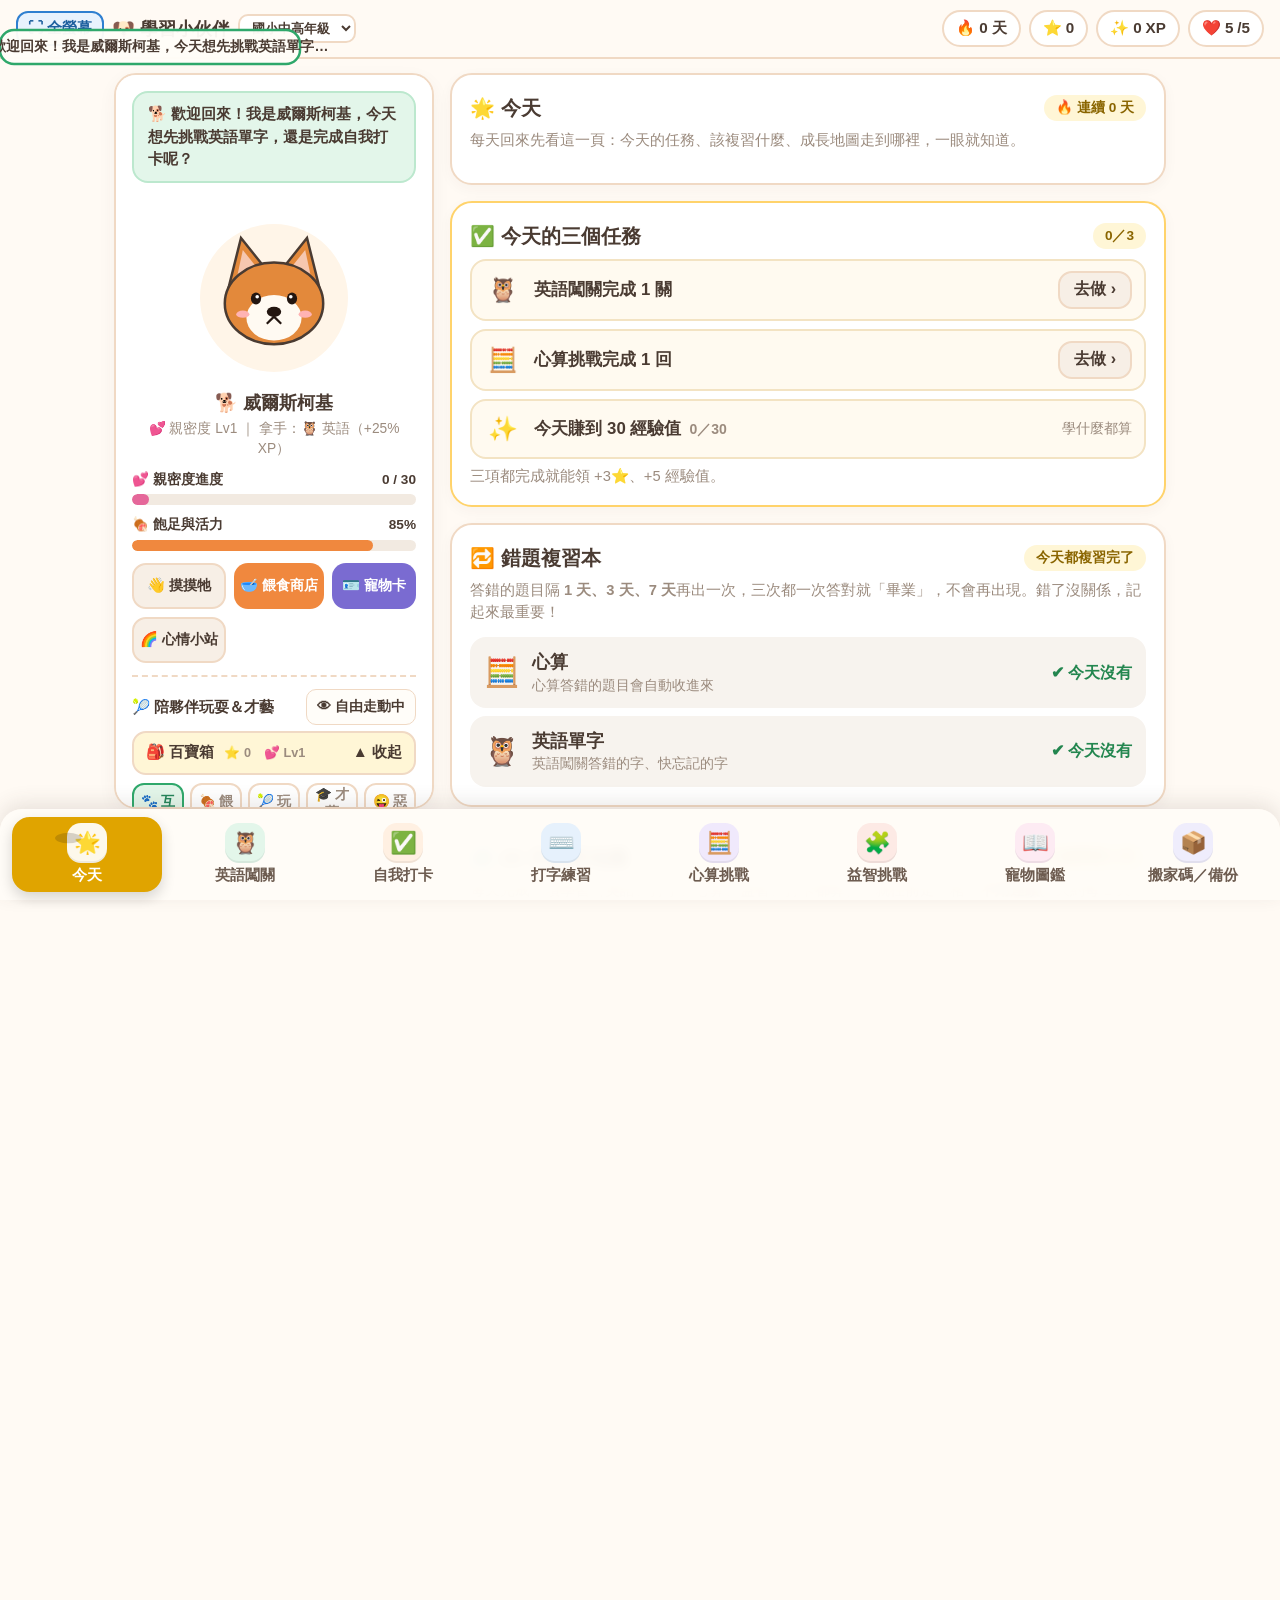
<file: index.html>
<!DOCTYPE html>
<html lang="zh-Hant-TW">
<head>
  <meta charset="UTF-8">
  <meta name="viewport" content="width=device-width, initial-scale=1.0, viewport-fit=cover">
  <meta name="apple-mobile-web-app-capable" content="yes">
  <meta name="apple-mobile-web-app-status-bar-style" content="default">
  <meta name="apple-mobile-web-app-title" content="學習小伙伴">
  <meta name="theme-color" content="#2fa86b">
  <title>汪汪小精靈 學習小伙伴（平板／網頁版 v3.32.0）</title>
  <link rel="manifest" href="./manifest.json">
  <link rel="stylesheet" href="./style.css?v=20261129-5">
</head>
<body>
  <!-- 頂部狀態列 -->
  <header class="topbar">
    <div class="brand">
      <button type="button" id="btnFullscreen" class="fs-btn" title="全螢幕顯示" aria-label="全螢幕顯示">⛶ 全螢幕</button>
      <span>🐶 學習小伙伴</span>
      <select id="gradeSelect" style="border-radius:10px;border:2px solid var(--line);padding:4px 8px;font-weight:700;background:#fff;color:var(--text);">
        <option value="low">國小低年級</option>
        <option value="mid" selected>國小中高年級</option>
        <option value="jh">國中</option>
        <option value="sh">高中</option>
      </select>
    </div>
    <div class="stats-pills">
      <span class="stat-badge" title="連續學習天數">🔥 <span id="topStreak">0</span> 天</span>
      <span class="stat-badge" title="目前擁有的星星">⭐ <span id="topStars">0</span></span>
      <span class="stat-badge" title="總經驗值">✨ <span id="topXp">0</span> XP</span>
      <span class="stat-badge" title="英語闖關愛心">❤️ <span id="topHearts">5</span>/5</span>
    </div>
  </header>

  <!-- 主版面 -->
  <main class="layout">
    <!-- 左側／上方：寵物陪伴舞台 -->
    <aside class="pet-stage">
      <div id="petBubble" class="pet-bubble">汪！歡迎回來，今天想先學英語還是完成好習慣打卡呢？</div>
      <div class="pet-canvas-wrap" id="petCanvasWrap" title="點我摸摸頭！">
        <canvas id="petCanvas" width="220" height="190"></canvas>
      </div>
      <div class="pet-info-bar">
        <div class="pet-name-row" id="petNameLabel">🐕 威爾斯柯基</div>
        <div class="pet-sub-row" id="petSubLabel">💕 親密度 Lv1 ｜ 拿手：🦉 英語（+25% XP）</div>
      </div>

      <div class="meter-row">
        <div style="display:flex;justify-content:space-between;">
          <span>💕 親密度進度</span>
          <span id="bondMeterText">0 / 30</span>
        </div>
        <div class="bar-track">
          <div id="bondBarFill" class="bar-fill" style="width:10%;background:var(--pink);"></div>
        </div>
      </div>

      <div class="meter-row">
        <div style="display:flex;justify-content:space-between;">
          <span>🍖 飽足與活力</span>
          <span id="hungerMeterText">85%</span>
        </div>
        <div class="bar-track">
          <div id="hungerBarFill" class="bar-fill" style="width:85%;background:var(--orange);"></div>
        </div>
      </div>

      <div class="pet-actions">
        <button class="btn btn-soft" id="btnPetTouch">👋 摸摸牠</button>
        <button class="btn btn-orange" id="btnOpenShop">🥣 餵食商店</button>
        <button class="btn btn-purple" id="btnOpenCard">🪪 寵物卡</button>
        <button class="btn btn-soft" id="btnOpenMood">🌈 心情小站</button>
      </div>

      <!-- 桌面版同款：全畫面走動與互動百寶箱 -->
      <div class="pet-playground-box">
        <div class="playground-title">
          <span>🎾 陪夥伴玩耍＆才藝</span>
          <button class="chip-btn" id="btnTogglePeek" title="讓狗狗乖乖待在右下角或自由走動">👁 自由走動中</button>
        </div>
        <!-- v3.3.0：內容由 app.js 的 renderPlayground() 產生（餵食／玩具要花星星，才藝依親密度解鎖） -->
        <div id="playgroundBody"></div>
      </div>
    </aside>

    <!-- 右側／下方：四大核心功能分頁 -->
    <section id="mainContent">
      <!-- v3.23.0：🌟 今天（錯題複習本等，內容由 today.js 產生） -->
      <div id="tab-today" class="tab-pane"></div>
      <!-- 分頁 1：英語單字闖關 -->
      <div id="tab-english" class="tab-pane" style="display:none;"></div>

      <!-- 分頁 2：自我打卡（好習慣與功課） -->
      <div id="tab-checkin" class="tab-pane" style="display:none;"></div>

      <!-- 分頁：打字練習（英打＋注音鍵位＋中文打字＋全班測驗，內容由 typing.js 產生） -->
      <div id="tab-typing" class="tab-pane" style="display:none;"></div>
      <div id="tab-math" class="tab-pane" style="display:none;"></div>
      <!-- v3.14.0：🧩 益智挑戰（魔術方塊，內容由 puzzle.js 產生） -->
      <div id="tab-puzzle" class="tab-pane" style="display:none;"></div>

      <!-- 分頁 3：寵物圖鑑與配件 -->
      <div id="tab-dex" class="tab-pane" style="display:none;"></div>

      <!-- 分頁 4：搬家碼與跨裝置備份 -->
      <div id="tab-transfer" class="tab-pane" style="display:none;"></div>
    </section>
  </main>

  <!-- 瀏覽人次（低調小字，counter.js 產生；不想要時刪掉下面載入 counter.js 那一行即可） -->
  <footer class="site-foot"><span id="visitCount" hidden></span></footer>

  <!-- 底部導覽列 -->
  <nav class="bottom-nav" aria-label="主要功能">
    <button class="nav-tab active" data-tab="today">
      <span class="nav-ico" aria-hidden="true">🌟</span><span class="nav-lbl">今天</span><span class="nav-badge" id="todayBadge" hidden>0</span>
    </button>
    <button class="nav-tab" data-tab="english">
      <span class="nav-ico" aria-hidden="true">🦉</span><span class="nav-lbl">英語闖關</span>
    </button>
    <button class="nav-tab" data-tab="checkin">
      <span class="nav-ico" aria-hidden="true">✅</span><span class="nav-lbl">自我打卡</span>
    </button>
    <button class="nav-tab" data-tab="typing">
      <span class="nav-ico" aria-hidden="true">⌨️</span><span class="nav-lbl">打字練習</span>
    </button>
    <button class="nav-tab" data-tab="math">
      <span class="nav-ico" aria-hidden="true">🧮</span><span class="nav-lbl">心算挑戰</span>
    </button>
    <button class="nav-tab" data-tab="puzzle">
      <span class="nav-ico" aria-hidden="true">🧩</span><span class="nav-lbl">益智挑戰</span>
    </button>
    <button class="nav-tab" data-tab="dex">
      <span class="nav-ico" aria-hidden="true">📖</span><span class="nav-lbl">寵物圖鑑</span>
    </button>
    <button class="nav-tab" data-tab="transfer">
      <span class="nav-ico" aria-hidden="true">📦</span><span class="nav-lbl">搬家碼／備份</span>
    </button>
  </nav>

  <!-- 全畫面桌面級走動與物理互動舞台（不擋按鈕點擊） -->
  <canvas id="worldCanvas"></canvas>

  <!-- 通用彈出視窗 -->
  <div id="modalBackdrop" class="modal-backdrop">
    <div id="modalCard" class="modal-card"></div>
  </div>

  <script src="./vocab_data.js?v=20261129-5"></script>
  <script src="./vocab_filter.js?v=20261129-5"></script>
  <script src="./qrcode.js?v=20261129-5"></script>
  <script src="./stamp.js?v=20261129-5"></script>
  <script src="./zh_texts.js?v=20261129-5"></script>
  <script src="./typing.js?v=20261129-5"></script>
  <script src="./math.js?v=20261129-5"></script>
  <script src="./puzzle.js?v=20261129-5"></script>
  <script src="./today.js?v=20261129-5"></script>
  <script src="./duel.js?v=20261129-5"></script>
  <script src="./tangram.js?v=20261129-5"></script>
  <script src="./gomoku.js?v=20261129-5"></script>
  <script src="./sudoku.js?v=20261129-5"></script>
  <script src="./slide.js?v=20261129-5"></script>
  <script src="./lever.js?v=20261129-5"></script>
  <script src="./soma.js?v=20261129-5"></script>
  <script src="./marble.js?v=20261129-5"></script>
  <script src="./geo.js?v=20261129-5"></script>
  <script src="./pento.js?v=20261129-5"></script>
  <script src="./fx.js?v=20261129-5"></script>
  <script src="./laser.js?v=20261129-5"></script>
  <script src="./sel.js?v=20261129-5"></script>
  <script src="./wheel.js?v=20261129-5"></script>
  <script src="./pet_wear.js?v=20261129-5"></script>
  <script src="./pet_engine.js?v=20261129-5"></script>
  <script src="./petplay.js?v=20261129-5"></script>
  <script src="./vip.js?v=20261129-5"></script>
  <script src="./counter.js?v=20261129-5"></script>
  <script src="./cloud_config.js?v=20261129-5"></script>
  <script src="./cloud_merge.js?v=20261129-5"></script>
  <script src="./cloud.js?v=20261129-5"></script>
  <script src="./app.js?v=20261129-5"></script>
</body>
</html>
</file>
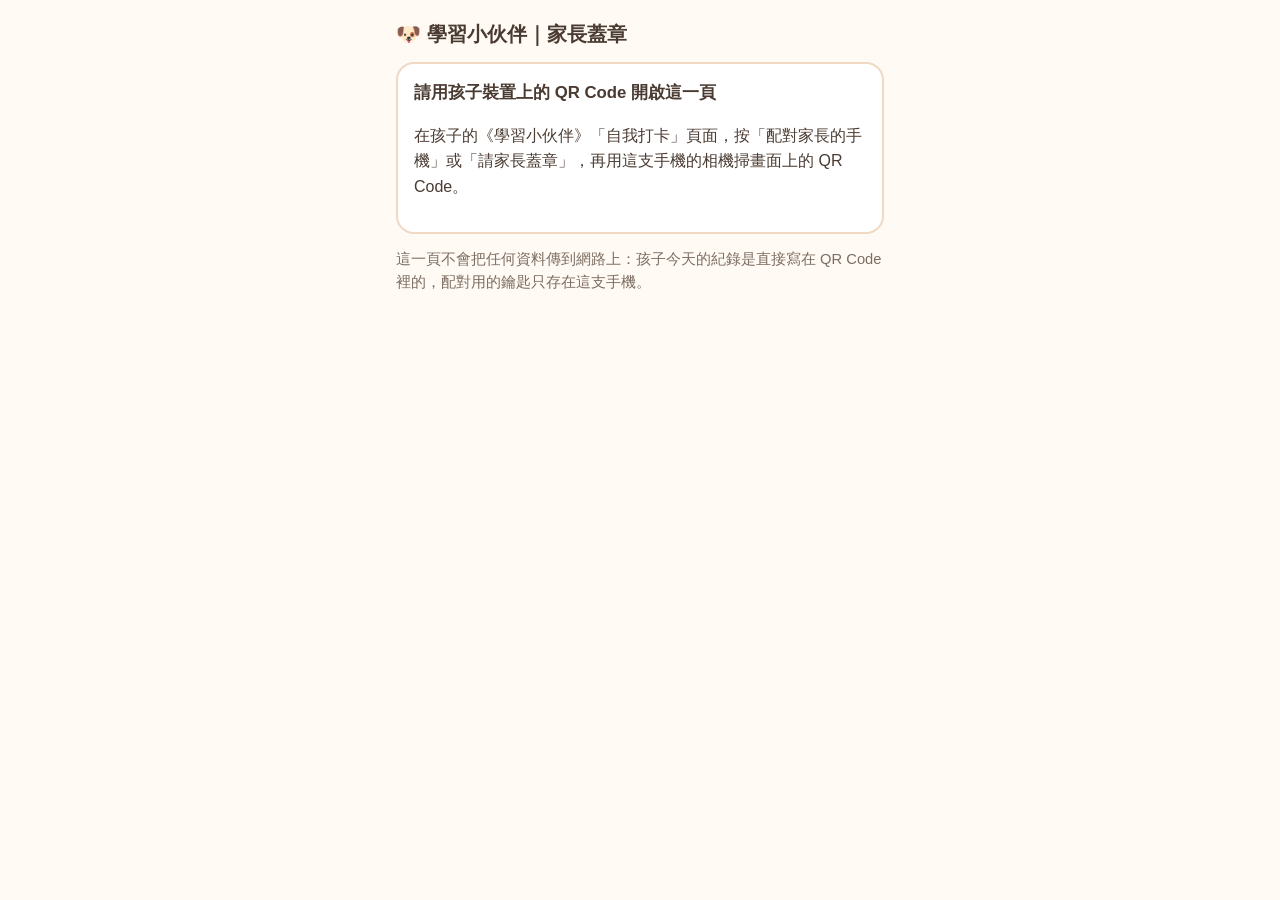
<file: parent.html>
<!DOCTYPE html>
<html lang="zh-Hant-TW">
<head>
  <meta charset="UTF-8">
  <meta name="viewport" content="width=device-width, initial-scale=1.0">
  <meta name="theme-color" content="#2fa86b">
  <meta name="robots" content="noindex">
  <title>家長蓋章｜汪汪小精靈 學習小伙伴</title>
  <style>
    :root { --bg: #fffaf4; --card: #fff; --line: #f0d9c4; --text: #4a3b32; --muted: #7d6e62; --green: #2fa86b; --green-d: #1f7a4f; --green-l: #e3f6ea; --gold-l: #fff6d6; --red: #c8372f; --orange: #d96a1c; }
    * { box-sizing: border-box; }
    body { margin: 0; font-family: "PingFang TC", "Noto Sans TC", "Microsoft JhengHei UI", sans-serif; background: var(--bg); color: var(--text); line-height: 1.6; }
    main { max-width: 520px; margin: 0 auto; padding: 18px 16px 40px; }
    h1 { font-size: 1.25rem; margin: 0 0 12px; }
    h2 { font-size: 1.05rem; margin: 0 0 8px; }
    .card { background: var(--card); border: 2px solid var(--line); border-radius: 18px; padding: 16px; margin-bottom: 14px; }
    .note { color: var(--muted); font-size: 0.92rem; margin: 6px 0 0; }
    ul { margin: 6px 0 0; padding-left: 22px; }
    li { margin: 4px 0; }
    .stats { display: flex; gap: 8px; flex-wrap: wrap; margin-top: 10px; }
    .stat { background: var(--gold-l); border-radius: 12px; padding: 6px 12px; font-weight: 700; font-size: 0.95rem; }
    button { width: 100%; min-height: 54px; border: none; border-radius: 16px; background: var(--green); color: #fff; font-family: inherit; font-size: 1.15rem; font-weight: 800; cursor: pointer; }
    button:focus-visible { outline: 3px solid #3d8fd6; outline-offset: 3px; }
    .code { font-size: 2.8rem; font-weight: 800; letter-spacing: 0.18em; text-align: center; color: var(--green-d); background: var(--green-l); border-radius: 16px; padding: 12px 6px; margin: 10px 0 6px; font-variant-numeric: tabular-nums; }
    .warn { color: var(--red); font-weight: 700; }
    .ok { color: var(--green-d); font-weight: 800; }
    [hidden] { display: none; }
  </style>
</head>
<body>
  <main>
    <h1>🐶 學習小伙伴｜家長蓋章</h1>
    <div id="view"></div>
    <p class="note">這一頁不會把任何資料傳到網路上：孩子今天的紀錄是直接寫在 QR Code 裡的，配對用的鑰匙只存在這支手機。</p>
  </main>

  <script src="./stamp.js"></script>
  <script>
  (function () {
    'use strict';
    var KEYS = 'puppy_parent_keys';
    var view = document.getElementById('view');

    function esc(s) {
      return String(s).replace(/[&<>"']/g, function (c) { return { '&': '&amp;', '<': '&lt;', '>': '&gt;', '"': '&quot;', "'": '&#39;' }[c]; });
    }
    function loadKeys() {
      try { return JSON.parse(localStorage.getItem(KEYS)) || {}; } catch (e) { return {}; }
    }
    function saveKeys(k) {
      try { localStorage.setItem(KEYS, JSON.stringify(k)); return true; } catch (e) { return false; }
    }
    function today() {
      var d = new Date();
      var p = function (n) { return (n < 10 ? '0' : '') + n; };
      return d.getFullYear() + '-' + p(d.getMonth() + 1) + '-' + p(d.getDate());
    }
    function show(html) { view.innerHTML = html; }

    function intro() {
      show('<div class="card"><h2>請用孩子裝置上的 QR Code 開啟這一頁</h2>' +
        '<p>在孩子的《學習小伙伴》「自我打卡」頁面，按「配對家長的手機」或「請家長蓋章」，再用這支手機的相機掃畫面上的 QR Code。</p></div>');
    }

    function pair(arg) {
      var parts = arg.split('.');
      var key = parts[0], dev = parts[1];
      if (!/^[0-9a-f]{32}$/.test(key || '') || !/^[0-9a-f]{6}$/.test(dev || '')) return bad();
      var keys = loadKeys();
      keys[dev] = { key: key, paired: today() };
      if (!saveKeys(keys)) {
        show('<div class="card"><h2 class="warn">這支手機沒辦法儲存配對資料</h2><p>請不要用「無痕／私密瀏覽」模式，改用一般模式再掃一次。</p></div>');
        return;
      }
      // 把鑰匙從網址列拿掉，避免留在瀏覽紀錄裡
      try { history.replaceState(null, '', location.pathname); } catch (e) { /* 忽略 */ }
      show('<div class="card"><h2 class="ok">✅ 配對完成</h2>' +
        '<p>請把下面的 6 位數配對碼，打在孩子的裝置上：</p>' +
        '<div class="code" aria-label="配對碼">' + window.PuppyStamp.pairCode(key, dev) + '</div>' +
        '<p class="note">以後孩子完成打卡，請用<strong>這支手機、同一個瀏覽器</strong>掃「請家長蓋章」的 QR Code。清除瀏覽器資料或換手機，就要重新配對。</p></div>');
    }

    function stamp(arg) {
      var parts = arg.split('.');
      if (parts.length !== 4) return bad();
      var dev = parts[0], day = parts[1], nonce = parts[2], payload = parts[3];
      var rec = loadKeys()[dev];
      if (!rec || !rec.key) {
        show('<div class="card"><h2 class="warn">這支手機還沒有和孩子的裝置配對</h2>' +
          '<p>請先在孩子的「自我打卡」頁面按「配對家長的手機」，用這支手機掃配對的 QR Code。</p>' +
          '<p class="note">如果之前配對過，可能是換了瀏覽器、用了無痕模式，或清除過瀏覽器資料。</p></div>');
        return;
      }
      var info;
      try { info = JSON.parse(window.PuppyStamp.b64uDecode(payload)); } catch (e) { return bad(); }
      var items = Array.isArray(info.h) ? info.h : [];
      var html = '<div class="card"><h2>' + esc(day) + ' 孩子說今天做到了：</h2>';
      if (day !== today()) html += '<p class="warn">注意：這張 QR Code 的日期（' + esc(day) + '）不是今天（' + today() + '）。請孩子重新顯示今天的 QR Code。</p>';
      html += items.length ? '<ul>' + items.map(function (t) { return '<li>' + esc(t) + '</li>'; }).join('') + '</ul>' : '<p>（沒有打卡項目）</p>';
      html += '<div class="stats"><span class="stat">✨ 今天經驗值 ' + (parseInt(info.x, 10) || 0) + '</span>' +
        '<span class="stat">🦉 英語 ' + (parseInt(info.l, 10) || 0) + ' 次</span>' +
        '<span class="stat">🔥 連續 ' + (parseInt(info.s, 10) || 0) + ' 天</span></div>' +
        '<p class="note">這些是孩子自己勾選的。請您確認孩子真的做到了，再幫他蓋章。</p></div>' +
        '<div class="card" id="stampBox"><button id="btnStamp" type="button">✅ 我確認了，幫孩子蓋章</button></div>';
      show(html);
      document.getElementById('btnStamp').addEventListener('click', function () {
        var code = window.PuppyStamp.stampCode(rec.key, dev, day, nonce, payload);
        document.getElementById('stampBox').innerHTML = '<h2 class="ok">🔖 蓋章完成</h2><p>請把這 6 位數打在孩子的裝置上：</p>' +
          '<div class="code" aria-label="蓋章碼">' + code + '</div>' +
          '<p class="note">這組數字只對今天、這台裝置有效。</p>';
      });
    }

    function bad() {
      show('<div class="card"><h2 class="warn">這個 QR Code 讀不出來</h2><p>請在孩子的裝置上重新顯示 QR Code，再掃一次。</p></div>');
    }

    function route() {
      var h = location.hash.replace(/^#/, '');
      if (!window.PuppyStamp) return bad();
      if (h.indexOf('p=') === 0) return pair(h.slice(2));
      if (h.indexOf('s=') === 0) return stamp(h.slice(2));
      intro();
    }
    window.addEventListener('hashchange', route);
    route();
  })();
  </script>
</body>
</html>
</file>
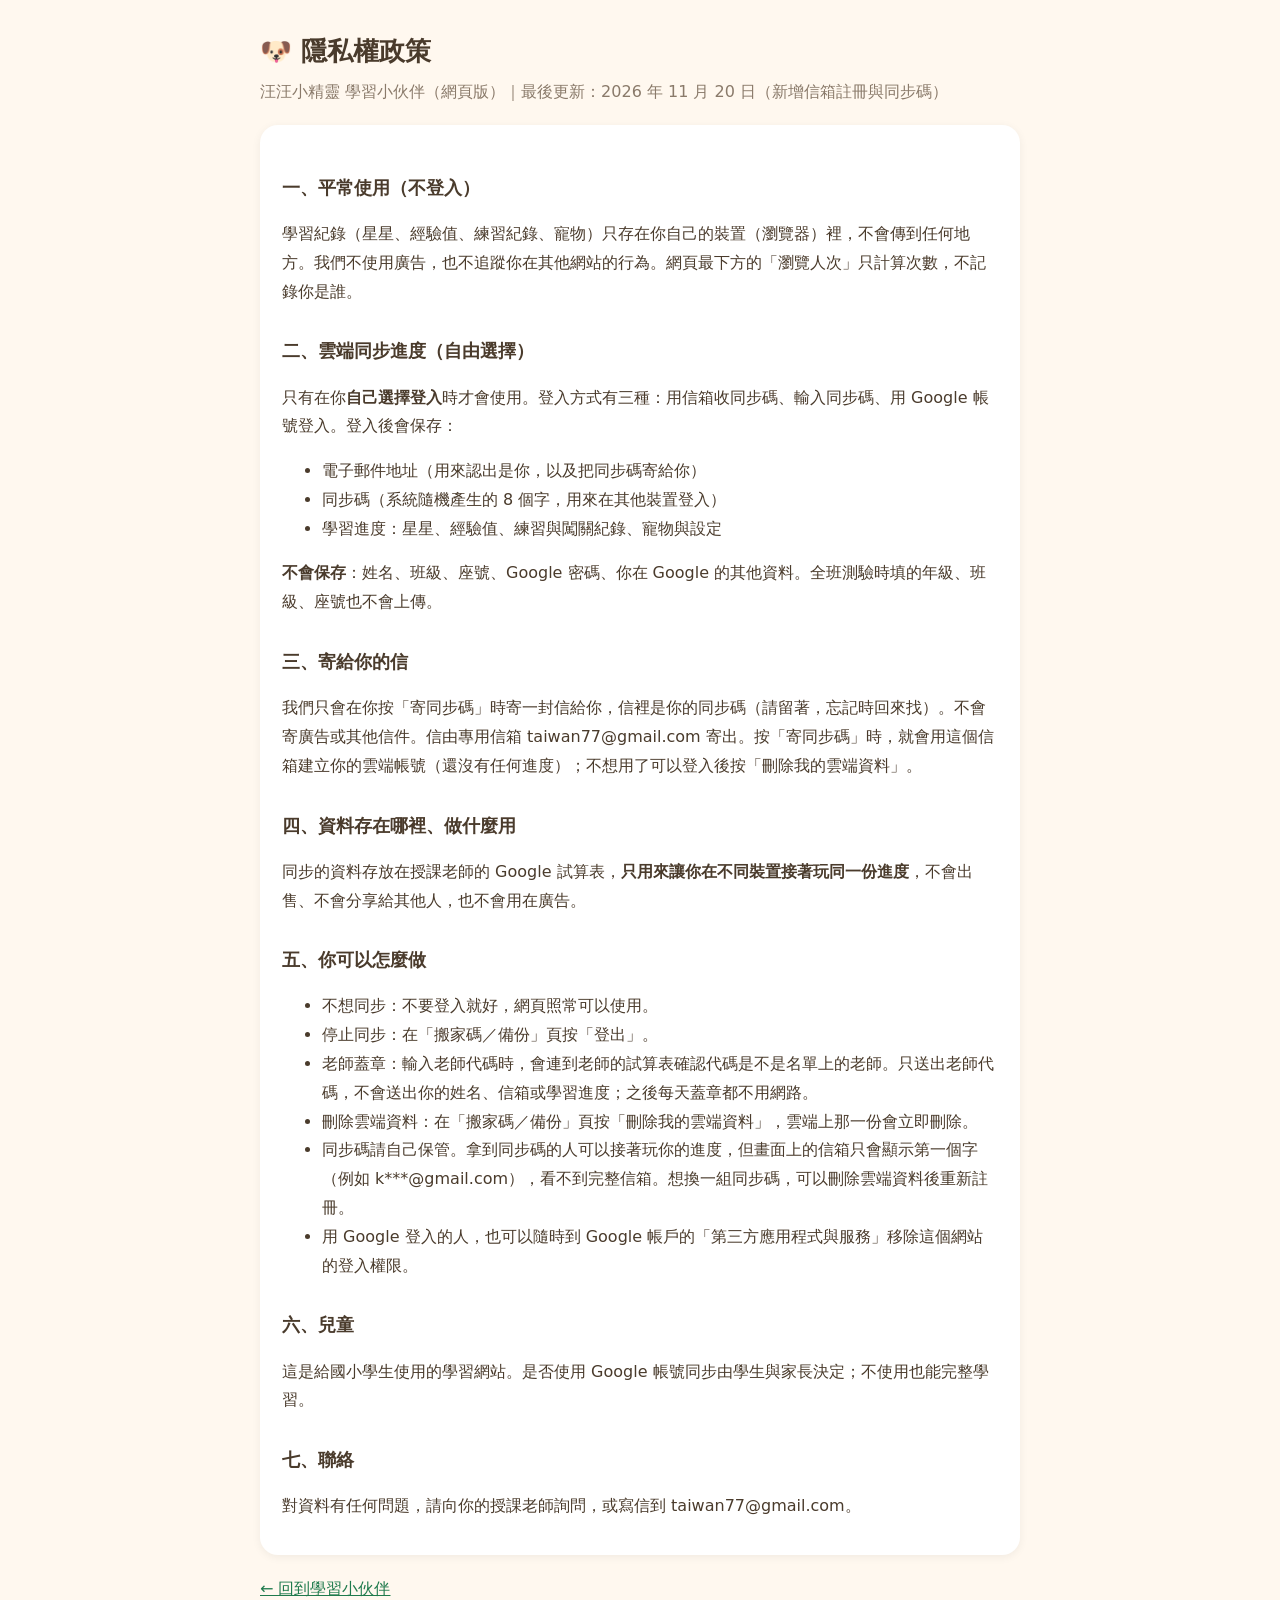
<file: privacy.html>
<!DOCTYPE html>
<html lang="zh-Hant-TW">
<head>
  <meta charset="utf-8">
  <meta name="viewport" content="width=device-width, initial-scale=1">
  <title>隱私權政策｜汪汪小精靈 學習小伙伴</title>
  <style>
    body { font-family: "Noto Sans TC", "Microsoft JhengHei", system-ui, sans-serif; background: #fff8ef; color: #4a3b2c; margin: 0; line-height: 1.8; }
    main { max-width: 760px; margin: 0 auto; padding: 28px 20px 60px; }
    h1 { font-size: 1.6rem; margin: 0 0 4px; }
    h2 { font-size: 1.15rem; margin: 28px 0 6px; }
    .date { color: #8a7a6a; margin-bottom: 18px; }
    .box { background: #fff; border-radius: 18px; padding: 18px 22px; box-shadow: 0 2px 10px rgba(0,0,0,.06); }
    a { color: #1f7a4c; }
  </style>
</head>
<body>
<main>
  <h1>🐶 隱私權政策</h1>
  <div class="date">汪汪小精靈 學習小伙伴（網頁版）｜最後更新：2026 年 11 月 20 日（新增信箱註冊與同步碼）</div>
  <div class="box">
    <h2>一、平常使用（不登入）</h2>
    <p>學習紀錄（星星、經驗值、練習紀錄、寵物）只存在你自己的裝置（瀏覽器）裡，不會傳到任何地方。我們不使用廣告，也不追蹤你在其他網站的行為。網頁最下方的「瀏覽人次」只計算次數，不記錄你是誰。</p>

    <h2>二、雲端同步進度（自由選擇）</h2>
    <p>只有在你<b>自己選擇登入</b>時才會使用。登入方式有三種：用信箱收同步碼、輸入同步碼、用 Google 帳號登入。登入後會保存：</p>
    <ul>
      <li>電子郵件地址（用來認出是你，以及把同步碼寄給你）</li>
      <li>同步碼（系統隨機產生的 8 個字，用來在其他裝置登入）</li>
      <li>學習進度：星星、經驗值、練習與闖關紀錄、寵物與設定</li>
    </ul>
    <p><b>不會保存</b>：姓名、班級、座號、Google 密碼、你在 Google 的其他資料。全班測驗時填的年級、班級、座號也不會上傳。</p>

    <h2>三、寄給你的信</h2>
    <p>我們只會在你按「寄同步碼」時寄一封信給你，信裡是你的同步碼（請留著，忘記時回來找）。不會寄廣告或其他信件。信由專用信箱 taiwan77@gmail.com 寄出。按「寄同步碼」時，就會用這個信箱建立你的雲端帳號（還沒有任何進度）；不想用了可以登入後按「刪除我的雲端資料」。</p>

    <h2>四、資料存在哪裡、做什麼用</h2>
    <p>同步的資料存放在授課老師的 Google 試算表，<b>只用來讓你在不同裝置接著玩同一份進度</b>，不會出售、不會分享給其他人，也不會用在廣告。</p>

    <h2>五、你可以怎麼做</h2>
    <ul>
      <li>不想同步：不要登入就好，網頁照常可以使用。</li>
      <li>停止同步：在「搬家碼／備份」頁按「登出」。</li>
      <li>老師蓋章：輸入老師代碼時，會連到老師的試算表確認代碼是不是名單上的老師。只送出老師代碼，不會送出你的姓名、信箱或學習進度；之後每天蓋章都不用網路。</li>
      <li>刪除雲端資料：在「搬家碼／備份」頁按「刪除我的雲端資料」，雲端上那一份會立即刪除。</li>
      <li>同步碼請自己保管。拿到同步碼的人可以接著玩你的進度，但畫面上的信箱只會顯示第一個字（例如 k***@gmail.com），看不到完整信箱。想換一組同步碼，可以刪除雲端資料後重新註冊。</li>
      <li>用 Google 登入的人，也可以隨時到 Google 帳戶的「第三方應用程式與服務」移除這個網站的登入權限。</li>
    </ul>

    <h2>六、兒童</h2>
    <p>這是給國小學生使用的學習網站。是否使用 Google 帳號同步由學生與家長決定；不使用也能完整學習。</p>

    <h2>七、聯絡</h2>
    <p>對資料有任何問題，請向你的授課老師詢問，或寫信到 taiwan77@gmail.com。</p>
  </div>
  <p style="margin-top:20px;"><a href="./index.html">← 回到學習小伙伴</a></p>
</main>
</body>
</html>
</file>
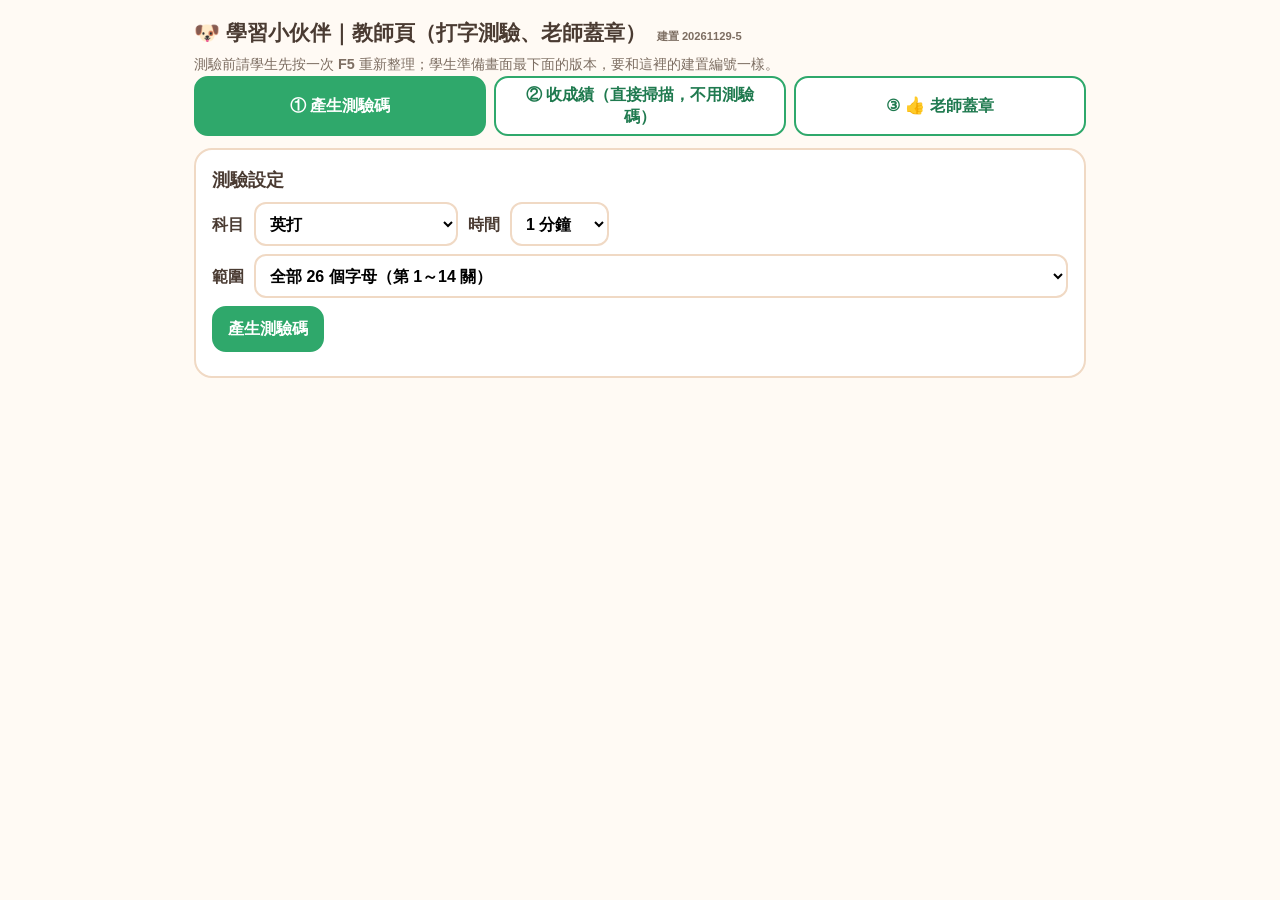
<file: teacher.html>
<!DOCTYPE html>
<html lang="zh-Hant-TW">
<head>
  <meta charset="UTF-8">
  <meta name="viewport" content="width=device-width, initial-scale=1.0">
  <meta name="theme-color" content="#2fa86b">
  <meta name="robots" content="noindex">
  <title>教師頁｜汪汪小精靈 學習小伙伴</title>
  <style>
    :root { --bg: #fffaf4; --card: #fff; --line: #f0d9c4; --text: #4a3b32; --muted: #7d6e62; --green: #2fa86b; --green-d: #1f7a4f; --green-l: #e3f6ea; --gold-l: #fff6d6; --red: #c8372f; --red-l: #fde8e6; --orange: #d96a1c; }
    * { box-sizing: border-box; }
    body { margin: 0; font-family: "PingFang TC", "Noto Sans TC", "Microsoft JhengHei UI", sans-serif; background: var(--bg); color: var(--text); line-height: 1.6; }
    main { max-width: 920px; margin: 0 auto; padding: 16px 14px 40px; }
    h1 { font-size: 1.3rem; margin: 0 0 10px; }
    h2 { font-size: 1.1rem; margin: 0 0 8px; }
    .card { background: var(--card); border: 2px solid var(--line); border-radius: 18px; padding: 16px; margin-bottom: 14px; }
    .note { color: var(--muted); font-size: 0.9rem; margin: 6px 0 0; }
    .tabs { display: flex; gap: 8px; margin-bottom: 12px; }
    .tabs button { flex: 1; }
    .tabs button.on { background: var(--green); color: #fff; }
    button { min-height: 46px; border: 2px solid var(--green); border-radius: 14px; background: #fff; color: var(--green-d); font-family: inherit; font-size: 1.02rem; font-weight: 800; cursor: pointer; padding: 6px 14px; }
    button.main { background: var(--green); color: #fff; }
    button.danger { border-color: var(--red); color: var(--red); }
    button:focus-visible, select:focus-visible, input:focus-visible { outline: 3px solid #3d8fd6; outline-offset: 2px; }
    select, input { font: inherit; font-weight: 700; padding: 8px 10px; border: 2px solid var(--line); border-radius: 12px; background: #fff; min-height: 44px; }
    .row { display: flex; gap: 10px; flex-wrap: wrap; align-items: center; margin: 8px 0; }
    .row label { font-weight: 800; }
    .bigcode { font-size: clamp(4rem, 16vw, 9rem); font-weight: 900; letter-spacing: 0.12em; text-align: center; color: var(--green-d); background: var(--green-l); border-radius: 20px; padding: 6px; margin: 12px 0 4px; font-variant-numeric: tabular-nums; }
    .codeinfo { text-align: center; font-size: 1.3rem; font-weight: 800; }
    .steps { font-size: 1.05rem; }
    .scan-wrap { position: relative; max-width: 420px; margin: 8px auto; }
    video { width: 100%; border-radius: 14px; background: #222; display: block; }
    .zoom-row { display: flex; gap: 6px; align-items: center; justify-content: center; margin: 6px 0; font-weight: 800; }
    .zoom-row span { white-space: nowrap; }
    .zoom-row button { min-width: 50px; min-height: 48px; font-size: 1.15rem; padding: 4px 8px; }
    .zoom-row button.on { background: var(--green); color: #fff; }
    .scan-view { overflow: hidden; border-radius: 14px; background: #222; }
    .scan-view video { height: 34vh; max-height: 300px; object-fit: cover; }   /* v3.8.2：鏡頭畫面矮一點，不用往上捲 */
    .live { display: grid; gap: 4px; margin: 6px 0; }
    .live div { display: flex; justify-content: space-between; gap: 8px; padding: 6px 10px; border-radius: 10px; background: #f6f1eb; font-weight: 800; }
    .live div.new { background: var(--green-l); color: var(--green-d); }
    .live div.dup { color: var(--muted); }
    .live div.bad { background: var(--red-l); color: var(--red); }
    .live b { font-size: 1.2rem; }
    .photo-btn { display: inline-block; padding: 10px 16px; border: 2px solid #2fa86a; border-radius: 14px; color: #1f7a4c; font-weight: 700; cursor: pointer; background: #fff; }
    .diag { font-size: 12px; color: #8a7a6a; margin: 4px 2px; word-break: break-all; }
    tr.hit td { background: #fff4c2; }
    .scan-view video { transform-origin: center center; transition: transform .15s; }
    .scan-count { text-align: center; font-weight: 800; color: var(--green-d); min-height: 1.4em; }
    .unlock-top { border-color: #f2b705; background: #fffbea; }
    .unlock-big { font-size: 1.05rem; font-weight: 800; color: #6b4a00; text-align: center; margin: 6px 0 10px; }
    .unlock-big b { display: block; font-size: 3.4rem; letter-spacing: 0.3em; color: #8a4b00; line-height: 1.2; }
    .unlock-box { background: #fff4c2; border: 3px solid #f2b705; border-radius: 14px; padding: 8px 12px; font-weight: 800; color: #6b4a00; margin: 8px 0; }
    .unlock-box b { font-size: 1.6rem; letter-spacing: 0.25em; color: #8a4b00; }
    .recent { display: flex; gap: 6px; flex-wrap: wrap; }
    .recent button { min-height: 38px; font-size: 0.95rem; }
    .flash { text-align: center; font-weight: 900; font-size: 1.2rem; min-height: 1.8em; margin: 6px 0; border-radius: 12px; }
    .flash.ok { background: var(--green-l); color: var(--green-d); }
    .flash.bad { background: var(--red-l); color: var(--red); }
    table { width: 100%; border-collapse: collapse; font-size: 0.95rem; }
    th, td { border-bottom: 1px solid var(--line); padding: 6px 4px; text-align: center; }
    th { background: var(--gold-l); position: sticky; top: 0; }
    td.warn, .warn { color: var(--red); font-weight: 800; }
    .stats { display: flex; gap: 8px; flex-wrap: wrap; margin: 8px 0; }
    .stat { background: var(--gold-l); border-radius: 12px; padding: 6px 12px; font-weight: 800; }
    .tablewrap { max-height: 60vh; overflow: auto; }
    [hidden] { display: none !important; }
    /* v3.11.0：老師蓋章 */
    .ts-stars { display: flex; flex-wrap: wrap; gap: 4px; }
    .ts-stars button { min-width: 52px; padding: 8px 6px; font-weight: 900; }
    .ts-stars button.on { background: #f0a800; color: #fff; border-color: #f0a800; }
    .ts-list { display: grid; gap: 6px; margin: 6px 0; }
    .ts-row { display: flex; flex-wrap: wrap; align-items: center; gap: 6px 14px; padding: 8px 12px; border-radius: 12px; background: #fff7d6; border: 2px solid #f0d27a; }
    .ts-row.bad { background: #ffeaea; border-color: #f0a0a0; }
    .ts-tag { font-weight: 900; font-size: 1.3rem; }
    .ts-who { color: var(--muted); font-weight: 700; }
    .ts-code { font-size: 2.6rem; font-weight: 900; letter-spacing: .12em; font-variant-numeric: tabular-nums; color: #1f5f99; }
    .ts-n { font-weight: 900; color: #b37400; }
    .ts-bad { color: var(--red); font-weight: 800; }
    #stampBar { background: #fffbea; border: 2px dashed #f0b400; border-radius: 14px; padding: 8px 12px; margin: 8px 0; }
    @media print { .noprint { display: none !important; } .tablewrap { max-height: none; } }
  </style>
</head>
<body>
  <main>
    <h1>🐶 學習小伙伴｜教師頁（打字測驗、老師蓋章）<small id="tVer" style="font-size:.7rem;color:var(--muted);font-weight:700;"></small></h1>
    <p class="note noprint" style="margin-top:-6px;">測驗前請學生先按一次 <b>F5</b> 重新整理；學生準備畫面最下面的版本，要和這裡的建置編號一樣。</p>
    <div class="tabs noprint">
      <button id="tabMake" class="on">① 產生測驗碼</button>
      <button id="tabCollect">② 收成績（直接掃描，不用測驗碼）</button>
      <button id="tabStamp">③ 👍 老師蓋章</button>
    </div>

    <section id="paneMake">
      <div class="card noprint" id="recentCard" hidden>
        <h2>最近產生的測驗碼</h2>
        <div class="recent" id="recent"></div>
        <p class="note">重新整理或換頁也不會不見；點一下就能再投影。</p>
      </div>
      <div class="card noprint">
        <h2>測驗設定</h2>
        <div class="row">
          <label for="mSubj">科目</label>
          <select id="mSubj"><option value="en">英打</option><option value="zh">注音鍵位</option><option value="cn">中文打字（微軟注音）</option></select>
          <label for="mMin">時間</label>
          <select id="mMin"></select>
        </div>
        <div class="row">
          <label for="mScope">範圍</label>
          <select id="mScope" style="flex:1;min-width:240px;"></select>
        </div>
        <div class="row"><button class="main" id="mGo">產生測驗碼</button></div>
      </div>
      <div class="card" id="codeCard" hidden>
        <div class="bigcode" id="bigCode"></div>
        <div class="codeinfo" id="codeInfo"></div>
        <ol class="steps">
          <li>打開學習小伙伴網頁 →「⌨️ 打字練習」→ 紅色的「🏁 全班測驗／自己挑戰」。</li>
          <li>選好<b>年級、班級、座號</b>，輸入上面的 6 位數測驗碼。</li>
          <li>等老師說開始，按 <b>Enter</b>，倒數 3 秒後開始，時間到自動結束。</li>
          <li>測驗時畫面會變成全螢幕，狗狗和其他按鈕都會藏起來。</li>
          <li>結束畫面會出現 QR Code，<b>先不要關掉</b>，等老師來掃。</li>
          <li>老師收完成績後，唸出「解除密碼」（在收成績頁面的黃色框裡），學生輸入後才能離開成績畫面。</li>
        </ol>
        <p class="note" id="cnNote" hidden>中文打字：請學生先把輸入法切到<b>微軟注音（中文）</b>。打錯可以繼續往下打，最後一起算；半形標點算錯，不能貼上。</p>
        <p class="note">同一組測驗碼，全班的題目一模一樣；換一組碼，題目就不一樣。得分＝打對的字數 × 正確率。</p>
        <div class="row noprint"><button id="mAgain">換一組（同樣設定）</button><button class="main" id="mToCollect">開始收成績 ▶</button>
          <button id="mShowUnlock">👁 解除密碼（不要投影）</button><span id="mUnlock" class="unlock-box" hidden></span></div>
      </div>
    </section>

    <section id="paneStamp" hidden></section>

    <section id="paneCollect" hidden>
      <div class="card noprint">
        <h2>掃描學生畫面上的 QR Code</h2>
        <p class="note" style="margin-top:0;">不用先輸入測驗碼，掃到什麼就收什麼；畫面裡同時有好幾個 QR Code 也會一起收（Android 手機最快，iPhone 會一個一個抓）。</p>
        <div class="row">
          <button class="main" id="camGo">📷 開啟相機</button>
          <button id="camStop" hidden>停止相機</button>
          <label class="photo-btn" id="photoBtn">📸 拍照收成績<input type="file" accept="image/*" capture="environment" id="photoIn" multiple hidden></label>
        </div>
        <div class="zoom-row" id="zoomRow" hidden>
          <span>拉近</span>
          <button data-z="1" class="on">1×</button><button data-z="2">2×</button><button data-z="3">3×</button><button data-z="4">4×</button><button data-z="5">5×</button>
        </div>
        <div class="scan-wrap" id="scanWrap" hidden><div class="scan-view" id="scanView"><video id="video" playsinline muted></video></div><div class="scan-count" id="scanCount"></div></div>
        <canvas id="canvas" hidden></canvas>
        <div class="flash" id="flash"></div>
        <div id="stampBar" hidden></div>
        <div class="live" id="live"></div>
        <div class="diag" id="diag"></div>
        <details>
          <summary>相機不能用？手動貼上 QR 內容</summary>
          <div class="row"><input id="manual" style="flex:1;" placeholder="PZT1|..."><button id="manualGo">加入</button></div>
        </details>
        <p class="note">相機畫面只在這支手機或電腦上處理，不會上傳；成績只存在這個瀏覽器裡，請記得下載 CSV 保存。</p>
      </div>
      <div class="card noprint unlock-top">
        <h2>🔓 解除密碼</h2>
        <div id="unlockBig" class="unlock-big">掃到第一位學生的 QR Code，這裡就會出現解除密碼</div>
        <div class="row"><input id="lookCode" inputmode="numeric" maxlength="6" placeholder="輸入測驗碼查密碼" style="flex:1;min-width:0;"><button id="lookGo">查</button></div>
        <p class="note">忘記測驗碼也沒關係：看任何一位學生畫面上「測驗碼」那 6 位數，輸入上面就查得到。</p>
      </div>

      <div class="card">
        <div class="row noprint">
          <label for="fCode">測驗碼</label>
          <select id="fCode"></select>
          <label for="fClass">班級</label>
          <select id="fClass"></select>
          <label for="fSize">全班人數</label>
          <input id="fSize" type="number" min="1" max="45" style="width:90px;" placeholder="例 28">
        </div>
        <div class="unlock-box" id="unlockBox" hidden></div>
        <div class="stats" id="stats"></div>
        <p class="warn" id="missing"></p>
        <div class="tablewrap">
          <table>
            <thead><tr><th>年級</th><th>班級</th><th>座號</th><th>得分</th><th>正確率</th><th>打對</th><th>打錯</th><th>每分鐘</th><th>第幾次</th><th>亂按</th><th>時間</th></tr></thead>
            <tbody id="tbody"></tbody>
          </table>
        </div>
        <p class="note">同一位學生、同一組測驗碼掃到很多次時，只保留最新的一筆。「第幾次」大於 1 會標紅色，表示學生在這組碼重新測過。</p>
        <div class="row noprint">
          <button class="main" id="csv">⬇ 下載 CSV（Excel 可開）</button>
          <button id="copy">📋 複製表格（貼到 Google 試算表）</button>
          <button class="danger" id="clear">清除這組測驗碼的成績</button>
        </div>
      </div>
    </section>
  </main>

  <script src="./stamp.js?v=20261129-5"></script>
  <script src="./cloud_config.js?v=20261129-5"></script>
  <script src="./teacher_stamp.js?v=20261129-5"></script>
  <script src="./typing.js?v=20261129-5"></script>
  <script src="./jsqr.js?v=20261129-5"></script>
  <script src="./zxing_reader.js?v=20261129-5"></script>
  <script>
  (function () {
    'use strict';
    const PT = window.PuppyTyping;
    const STORE = 'puppyStudy.teacher.v1' + (/[?&]apptest=1/.test(location.search) ? '.selftest' : '');
    const $ = id => document.getElementById(id);
    const SUBJ = { en: '英打', zh: '注音鍵位', cn: '中文打字' };
    try { $('tVer').textContent = '　建置 ' + (document.querySelector('script[src*="typing.js"]').src.split('v=')[1] || ''); } catch (e) { /* 忽略 */ }
    let rows = [];
    // v3.8.4：存檔裡如果有壞掉的資料（例如空的一筆），直接跳過，不讓整頁掛掉
    // v3.8.5：舊版測驗碼（現在的規則讀不懂）也能顯示，不讓表格出錯
    function codeLabel(c) { const i = PT.parseCode(c); return i ? `${SUBJ[i.mode] || ''} ${i.timeText}` : '舊版測驗碼'; }
    function goodRow(r) { return !!(r && typeof r === 'object' && /^\d{6}$/.test(String(r.code)) && r.g && r.c && r.s && typeof r.when === 'string'); }
    function cleanRows(a) { return (Array.isArray(a) ? a : []).filter(goodRow); }
    let droppedOnLoad = 0;
    try { const raw = JSON.parse(localStorage.getItem(STORE) || '[]'); rows = cleanRows(raw); droppedOnLoad = (Array.isArray(raw) ? raw.length : 0) - rows.length; } catch (e) { rows = []; }
    function save() { rows = cleanRows(rows); try { localStorage.setItem(STORE, JSON.stringify(rows)); } catch (e) { /* 忽略 */ } }
    if (droppedOnLoad > 0) save();
    function esc(s) { return String(s).replace(/[&<>"']/g, c => ({ '&': '&amp;', '<': '&lt;', '>': '&gt;', '"': '&quot;', "'": '&#39;' }[c])); }

    // ── 分頁 ──
    function showTab(t) {
      $('paneMake').hidden = t !== 'make';
      $('paneCollect').hidden = t !== 'collect';
      $('paneStamp').hidden = t !== 'stamp';
      $('tabMake').classList.toggle('on', t === 'make');
      $('tabCollect').classList.toggle('on', t === 'collect');
      $('tabStamp').classList.toggle('on', t === 'stamp');
      if (window.PuppyTeacherStamp) window.PuppyTeacherStamp.render();
      if (t !== 'collect') stopCam();
      if (t === 'collect') renderTable();
      try { localStorage.setItem(STORE + '.tab', t); } catch (e) { /* 忽略 */ }
    }
    $('tabMake').onclick = () => showTab('make');
    $('tabCollect').onclick = () => showTab('collect');
    $('tabStamp').onclick = () => showTab('stamp');
    // v3.11.0：老師蓋章頁的「開始掃描」用收成績頁同一個相機
    window.PuppyTeacherHooks = { scan() { showTab('collect'); unlockSound(); startCam().then(() => { try { $('scanWrap').scrollIntoView({ block: 'start', behavior: 'smooth' }); } catch (e) { /* 忽略 */ } }); } };

    // ── ① 產生測驗碼 ──
    function fillScope() {
      const s = $('mScope');
      const subj = $('mSubj').value;
      if (subj === 'en') {
        s.innerHTML = PT.LETTER_LESSONS.slice(0, 14).map((l, i) => {
          const info = PT.parseCode(PT.makeCode('en', 60, i + 1, 0));
          return `<option value="${i + 1}" ${i === 13 ? 'selected' : ''}>${i + 1 >= 14 ? '全部 26 個字母（第 1～14 關）' : '考到第 ' + (i + 1) + ' 關：' + info.symbols.toUpperCase().split('').join(' ')}</option>`;
        }).join('');
      } else {
        s.innerHTML = (subj === 'zh' ? PT.ZH_SCOPES : PT.CN_SCOPES).map(sc => `<option value="${sc.n}">${sc.title}</option>`).join('');
      }
      $('mMin').innerHTML = PT.TIMES.map(x => `<option value="${x}" ${x === PT.DEFAULT_SECS[subj] ? 'selected' : ''}>${PT.timeLabel(x)}</option>`).join('');
    }
    let lastCode = '';
    // 最近產生的測驗碼存在這個瀏覽器，重新整理也不會不見
    function recentCodes() { try { const a = JSON.parse(localStorage.getItem(STORE + '.recent') || '[]'); return Array.isArray(a) ? a.filter(c => /^\d{6}$/.test(String(c))).map(String) : []; } catch (e) { return []; } }
    function renderRecent() {
      const a = recentCodes().filter(c => PT.parseCode(c));
      $('recentCard').hidden = !a.length;
      $('recent').innerHTML = a.map(c => { const i = PT.parseCode(c); return `<button data-code="${c}">${c}｜${SUBJ[i.mode]} ${i.timeText}</button>`; }).join('');
      $('recent').querySelectorAll('button').forEach(b => { b.onclick = () => showCode(b.dataset.code); });
    }
    function showCode(code) {
      lastCode = code;
      const info = PT.parseCode(lastCode);
      $('bigCode').textContent = lastCode;
      $('codeInfo').textContent = `${SUBJ[info.mode]}｜${info.timeText}｜${info.scopeText}`;
      $('cnNote').hidden = info.mode !== 'cn';
      $('codeCard').hidden = false;
      $('mUnlock').hidden = true;
      return lastCode;
    }
    function makeNew() {
      lastCode = PT.makeCode($('mSubj').value, +$('mMin').value, +$('mScope').value);
      const a = [lastCode].concat(recentCodes().filter(c => c !== lastCode)).slice(0, 8);
      try { localStorage.setItem(STORE + '.recent', JSON.stringify(a)); } catch (e) { /* 忽略 */ }
      renderRecent();
      const info = PT.parseCode(lastCode);
      $('bigCode').textContent = lastCode;
      $('codeInfo').textContent = `${SUBJ[info.mode]}｜${info.timeText}｜${info.scopeText}`;
      $('cnNote').hidden = info.mode !== 'cn';
      $('codeCard').hidden = false;
      $('mUnlock').hidden = true;
      return lastCode;
    }
    $('mShowUnlock').onclick = () => {
      if (!lastCode) return;
      $('mUnlock').hidden = !$('mUnlock').hidden;
      $('mUnlock').innerHTML = `解除密碼 <b>${PT.unlockCode(lastCode)}</b>`;
    };
    $('mSubj').onchange = fillScope;
    $('mGo').onclick = makeNew;
    $('mAgain').onclick = makeNew;
    $('mToCollect').onclick = () => { showTab('collect'); if (lastCode) { renderTable(); $('fCode').value = lastCode; renderTable(); } };
    fillScope();

    // ── ② 收成績 ──
    // 檢查一筆 QR 內容，正確就加入；回傳 [成功?, 訊息]
    // 解除密碼：掃到 QR 或輸入測驗碼就顯示（老師忘記測驗碼也查得到）
    function showUnlockFor(code) {
      const info = PT.parseCode(code) || { mode: '', timeText: '' };
      if (!info) return false;
      $('unlockBig').innerHTML = `測驗碼 ${esc(code)}（${SUBJ[info.mode]} ${info.timeText}）的解除密碼<b>${PT.unlockCode(code)}</b>收完成績後唸給學生聽`;
      return true;
    }
    $('lookGo').onclick = () => { if (!showUnlockFor($('lookCode').value.trim())) $('unlockBig').textContent = '這不是正確的測驗碼，請看學生畫面上的 6 位數'; };
    $('lookCode').addEventListener('keydown', ev => { if (ev.key === 'Enter') $('lookGo').onclick(); });

    // 讀一筆 QR：新版（v3.8.1 起）Z2.… 和舊版 PZT1|… 都收
    function parsePayload(text) {
      const t = String(text || '').trim();
      // v3.9.4：Z3 多一欄「標點加分」（中文打字「，。」以外的標點每個多 1 分）；Z2 是舊格式，沒有加分
      if (/^Z[23]\./.test(t)) {
        const p = t.split('.');
        const z3 = p[0] === 'Z3';
        const N = z3 ? 13 : 12;
        if (p.length !== N) return [null, '這不是學習小伙伴的成績 QR Code'];
        if (window.PuppyStamp.code(PT.QR_KEY, p.slice(0, N - 1).join('.')) !== p[N - 1]) return [null, 'QR Code 檢查碼不對（可能被改過）'];
        const info = PT.parseCode(p[1]);
        if (!info) return [null, '測驗碼不對'];
        const n = i => +p[i] || 0;
        const ok = n(6), miss = n(7), tot = ok + miss;
        const bonus = z3 ? n(10) : 0;
        return [{
          code: p[1], g: n(2), c: n(3), s: n(4), attempt: n(5), ok, miss, mash: n(8), self: p[9] === '1', bonus, when: '20' + p[z3 ? 11 : 10],
          score: tot ? Math.round((ok + bonus) * ok / tot) : 0, acc: tot ? Math.round(ok / tot * 1000) / 10 : 0,
          rate: Math.round(info.mode === 'en' ? ok / 5 / info.minutes : ok / info.minutes)
        }];
      }
      const p = t.split('|');
      if (p.length !== 15 || p[0] !== 'PZT1') return [null, '這不是學習小伙伴的成績 QR Code'];
      if (window.PuppyStamp.code(PT.QR_KEY, p.slice(0, 14).join('|')) !== p[14]) return [null, 'QR Code 檢查碼不對（可能被改過）'];
      if (!PT.parseCode(p[1])) return [null, '測驗碼不對'];
      const n = i => +p[i] || 0;
      return [{ code: p[1], g: n(2), c: n(3), s: n(4), attempt: n(5), score: n(6), ok: n(7), miss: n(8), acc: n(9) / 10, rate: n(10), mash: n(11), self: p[12] === '1', when: p[13] }];
    }
    let lastHit = null;
    function addPayload(text) {
      const [r, err] = parsePayload(text);
      if (!r) return [false, err];
      lastHit = r;
      showUnlockFor(r.code);
      if (r.self) return [false, '這是「自己挑戰」的成績，不是全班測驗，沒有收進表格'];
      if (!(r.g && r.c && r.s)) return [false, '這筆沒有年級、班級或座號'];
      rows = cleanRows(rows);
      const i = rows.findIndex(x => x.code === r.code && x.g === r.g && x.c === r.c && x.s === r.s);
      let msg;
      if (i >= 0) {
        const old = rows[i];
        // v3.8.2：已經收過的也把下面的表格切到這一組，老師才看得到
        if (old.attempt === r.attempt && old.when === r.when && old.score === r.score) { renderTable(r.code, r.g + '-' + r.c); return [true, `${r.g} 年 ${r.c} 班 ${r.s} 號已經收過了（${r.score} 分）`, 'dup', r]; }
        if (r.attempt < old.attempt || (r.attempt === old.attempt && r.when < old.when)) { renderTable(r.code, r.g + '-' + r.c); return [true, `${r.g} 年 ${r.c} 班 ${r.s} 號：這是比較舊的成績，保留原本那筆`, 'old', r]; }
        rows[i] = r;
        msg = `已更新 ${r.g} 年 ${r.c} 班 ${r.s} 號：${r.score} 分（第 ${r.attempt} 次）`;
      } else {
        rows.push(r);
        msg = `✔ 收到 ${r.g} 年 ${r.c} 班 ${r.s} 號：${r.score} 分`;
      }
      save();
      renderTable(r.code, r.g + '-' + r.c);
      return [true, msg, 'new', r];
    }

    function flash(ok, msg) {
      const f = $('flash');
      f.className = 'flash ' + (ok ? 'ok' : 'bad');
      f.textContent = msg;
    }

    function selected() {
      const code = $('fCode').value;
      const cls = $('fClass').value;
      return rows.filter(r => r.code === code && (!cls || r.g + '-' + r.c === cls))
        .sort((a, b) => a.g - b.g || a.c - b.c || a.s - b.s);
    }

    // v3.8.5：畫表格就算出錯，也不影響成績存檔和繼續掃描
    let tableErr = '';
    function renderTable(wantCode, wantClass) {
      try { renderTableRaw(wantCode, wantClass); tableErr = ''; } catch (e) { tableErr = String((e && e.message) || e).slice(0, 90); }
    }
    function renderTableRaw(wantCode, wantClass) {
      const codes = [...new Set(rows.map(r => r.code))].sort();
      const fc = $('fCode');
      const curCode = wantCode || fc.value || codes[codes.length - 1] || '';
      fc.innerHTML = codes.length ? codes.map(c => {
        return `<option value="${c}" ${c === curCode ? 'selected' : ''}>${c}（${codeLabel(c)}）</option>`;
      }).join('') : '<option value="">還沒有成績</option>';
      const classes = [...new Set(rows.filter(r => r.code === fc.value).map(r => r.g + '-' + r.c))]
        .sort((a, b) => { const [ag, ac] = a.split('-').map(Number); const [bg, bc] = b.split('-').map(Number); return ag - bg || ac - bc; });
      const fcl = $('fClass');
      const curClass = wantClass || fcl.value;
      fcl.innerHTML = '<option value="">全部</option>' + classes.map(k => `<option value="${k}" ${k === curClass ? 'selected' : ''}>${k.replace('-', ' 年 ')} 班</option>`).join('');
      const list = selected();
      const ub = $('unlockBox');
      if (fc.value) {
        ub.hidden = false;
        ub.innerHTML = `🔓 測驗碼 ${fc.value} 的解除密碼：<b>${PT.unlockCode(fc.value)}</b><br><span style="font-weight:700;font-size:.9rem;">收完成績後唸給學生聽，學生輸入後才能離開成績畫面。</span>`;
      } else {
        ub.hidden = true;
      }
      $('tbody').innerHTML = list.map(r => `<tr class="${lastHit && lastHit.code === r.code && lastHit.g === r.g && lastHit.c === r.c && lastHit.s === r.s ? 'hit' : ''}">
        <td>${r.g}</td><td>${r.c}</td><td>${r.s}</td><td><b>${r.score}</b></td><td>${r.acc}%</td><td>${r.ok}</td><td>${r.miss}</td><td>${r.rate}</td>
        <td class="${r.attempt > 1 ? 'warn' : ''}">${r.attempt}</td><td class="${r.mash ? 'warn' : ''}">${r.mash}</td>
        <td>${esc(r.when.slice(4, 6) + '/' + r.when.slice(6, 8) + ' ' + r.when.slice(8, 10) + ':' + r.when.slice(10, 12))}</td></tr>`).join('');
      const sc = list.map(r => r.score);
      $('stats').innerHTML = sc.length ? [
        `已收 ${sc.length} 人`,
        `平均 ${Math.round(sc.reduce((a, b) => a + b, 0) / sc.length * 10) / 10} 分`,
        `最高 ${Math.max(...sc)} 分`,
        `最低 ${Math.min(...sc)} 分`,
        `重測過 ${list.filter(r => r.attempt > 1).length} 人`
      ].map(t => `<span class="stat">${t}</span>`).join('') : '<span class="stat">還沒有成績</span>';
      const size = +$('fSize').value;
      if (size > 0 && fcl.value) {
        const have = new Set(list.map(r => r.s));
        const miss = [];
        for (let i = 1; i <= size; i++) if (!have.has(i)) miss.push(i);
        $('missing').textContent = miss.length ? `還沒收到的座號：${miss.join('、')}` : '';
        if (!miss.length) $('missing').innerHTML = '<span style="color:var(--green-d)">全班都收齊了！</span>';
      } else {
        $('missing').textContent = size > 0 ? '要列出還沒交的座號，請先在「班級」選一個班。' : '';
      }
    }
    $('fCode').onchange = () => { $('fClass').value = ''; renderTable(); };
    $('fClass').onchange = () => renderTable();
    $('fSize').oninput = () => renderTable();

    const HEAD = ['測驗碼', '年級', '班級', '座號', '得分', '正確率(%)', '打對', '打錯', '每分鐘', '第幾次', '亂按', '時間'];
    function tableRows() {
      return selected().map(r => [r.code, r.g, r.c, r.s, r.score, r.acc, r.ok, r.miss, r.rate, r.attempt, r.mash,
        `${r.when.slice(0, 4)}-${r.when.slice(4, 6)}-${r.when.slice(6, 8)} ${r.when.slice(8, 10)}:${r.when.slice(10, 12)}`]);
    }
    function csvText() {
      return '﻿' + [HEAD].concat(tableRows()).map(row => row.map(v => /[",\n]/.test(String(v)) ? '"' + String(v).replace(/"/g, '""') + '"' : v).join(',')).join('\r\n');
    }
    $('csv').onclick = () => {
      if (!selected().length) { flash(false, '目前沒有成績可以下載'); return; }
      const blob = new Blob([csvText()], { type: 'text/csv;charset=utf-8' });
      const a = document.createElement('a');
      a.href = URL.createObjectURL(blob);
      a.download = `打字測驗_${$('fCode').value}${$('fClass').value ? '_' + $('fClass').value : ''}.csv`;
      document.body.appendChild(a);
      a.click();
      setTimeout(() => { URL.revokeObjectURL(a.href); a.remove(); }, 500);
    };
    $('copy').onclick = async () => {
      const tsv = [HEAD].concat(tableRows()).map(r => r.join('\t')).join('\n');
      try { await navigator.clipboard.writeText(tsv); flash(true, '已複製，到 Google 試算表按 Ctrl＋V 貼上'); } catch (e) { flash(false, '這個瀏覽器不能自動複製，請改用下載 CSV'); }
    };
    $('clear').onclick = () => {
      const code = $('fCode').value;
      if (!code) return;
      if (!window.confirm(`確定要清除測驗碼 ${code} 的所有成績嗎？清除前建議先下載 CSV。`)) return;
      rows = rows.filter(r => r.code !== code);
      save();
      $('fCode').value = '';
      renderTable();
    };
    $('manualGo').onclick = () => { const [ok, msg] = addPayload($('manual').value); flash(ok, msg); if (ok) $('manual').value = ''; };

    // 相機掃描（全部在這台裝置上處理，不上傳）
    // v3.7.6：一次可以掃好幾個（Android 的 Chrome 用內建的 BarcodeDetector；其他瀏覽器用 jsQR 分區輪流找）
    //         鏡頭拉近 1×～5×：手機支援就用真的光學／數位變焦，不支援就放大畫面中間來找
    let stream = null;
    let raf = 0;
    let zoom = 1;
    let hwZoom = null;
    let detector = null;
    // v3.8.1：主要用 zxing-wasm（一張畫面可以同時認出很多個 QR，又快）；載入失敗才用手機內建或 jsQR
    let zx = null;
    try {
      if (window.ZXingWASM && window.WebAssembly) {
        window.ZXingWASM.prepareZXingModule({
          overrides: { locateFile: (path, prefix) => (path.endsWith('.wasm') ? './zxing_reader.wasm?v=20261129-5' : prefix + path) },
          fireImmediately: true
        }).then(() => { zx = window.ZXingWASM; }).catch(() => { zx = null; });
      }
    } catch (e) { zx = null; }
    const ZX_OPT = { formats: ['QRCode'], maxNumberOfSymbols: 30, tryHarder: true };
    let busy = false;
    let frameN = 0;
    const seen = new Map();   // QR 內容 → 上次處理的時間（同一個 QR 3 秒內不重複處理）
    async function startCam() {
      if (!navigator.mediaDevices || !navigator.mediaDevices.getUserMedia) { flash(false, '這個瀏覽器不能開相機，請改用手動貼上'); return; }
      try {
        stream = await navigator.mediaDevices.getUserMedia({ video: { facingMode: 'environment', width: { ideal: 1280 }, height: { ideal: 720 }, focusMode: 'continuous' }, audio: false });
      } catch (e) {
        flash(false, '沒辦法開啟相機（可能沒有允許使用相機）');
        return;
      }
      const v = $('video');
      v.srcObject = stream;
      await v.play().catch(() => {});
      try {
        const tr = stream.getVideoTracks()[0];
        const cap = tr.getCapabilities ? tr.getCapabilities() : {};
        hwZoom = cap && cap.zoom ? { min: cap.zoom.min || 1, max: cap.zoom.max || 1, track: tr } : null;
      } catch (e) { hwZoom = null; }
      try {
        if (!detector && 'BarcodeDetector' in window && (await window.BarcodeDetector.getSupportedFormats()).includes('qr_code')) {
          detector = new window.BarcodeDetector({ formats: ['qr_code'] });
        }
      } catch (e) { detector = null; }
      $('scanWrap').hidden = false;
      $('zoomRow').hidden = false;
      $('camGo').hidden = true;
      $('camStop').hidden = false;
      setZoom(zoom);
      flash(true, '把鏡頭對準學生畫面上的 QR Code（可以一次好幾台）');
      tick();
    }
    function stopCam() {
      cancelAnimationFrame(raf);
      if (stream) stream.getTracks().forEach(t => t.stop());
      stream = null;
      $('scanWrap').hidden = true;
      $('zoomRow').hidden = true;
      $('camGo').hidden = false;
      $('camStop').hidden = true;
    }
    function setZoom(z) {
      zoom = z;
      document.querySelectorAll('#zoomRow button').forEach(b => b.classList.toggle('on', +b.dataset.z === z));
      let digital = z;
      if (hwZoom) {
        const want = Math.min(hwZoom.max, Math.max(hwZoom.min, z));
        hwZoom.track.applyConstraints({ advanced: [{ zoom: want }] }).catch(() => {});
        digital = z / want;   // 鏡頭拉不到的部分，再用放大畫面補
      }
      digital = Math.max(1, digital);
      $('video').style.transform = digital > 1.01 ? `scale(${digital})` : '';
      $('video').dataset.dz = String(digital);
    }
    document.querySelectorAll('#zoomRow button').forEach(b => { b.onclick = () => setZoom(+b.dataset.z); });
    // v3.8.2：收到新成績時唸出座號（例如「4號」）；手機不能唸的話，用清脆的「叮」
    let ac = null;
    let voiceOk = false;
    function unlockSound() {
      try { ac = ac || new (window.AudioContext || window.webkitAudioContext)(); if (ac.state === 'suspended') ac.resume(); } catch (e) { ac = null; }
      try {
        if ('speechSynthesis' in window) {
          const u = new SpeechSynthesisUtterance(' ');
          u.volume = 0;
          window.speechSynthesis.speak(u);
          voiceOk = true;
        }
      } catch (e) { voiceOk = false; }
    }
    function ding(good) {
      try {
        ac = ac || new (window.AudioContext || window.webkitAudioContext)();
        const notes = good ? [1568, 2093] : [330];
        notes.forEach((f, i) => {
          const o = ac.createOscillator();
          const g = ac.createGain();
          o.type = 'triangle';
          o.frequency.value = f;
          const t = ac.currentTime + i * 0.09;
          g.gain.setValueAtTime(0.0001, t);
          g.gain.exponentialRampToValueAtTime(0.6, t + 0.01);
          g.gain.exponentialRampToValueAtTime(0.0001, t + 0.18);
          o.connect(g); g.connect(ac.destination);
          o.start(t); o.stop(t + 0.2);
        });
      } catch (e) { /* 忽略 */ }
      try { if (navigator.vibrate && (!navigator.userActivation || navigator.userActivation.hasBeenActive)) navigator.vibrate(good ? 60 : [40, 40, 40]); } catch (e) { /* 忽略 */ }
    }
    function say(text) {
      try {
        if (!voiceOk || !('speechSynthesis' in window)) return false;
        const u = new SpeechSynthesisUtterance(text);
        u.lang = 'zh-TW';
        u.rate = 1.35;
        const v = window.speechSynthesis.getVoices().find(x => /zh[-_]TW/i.test(x.lang)) || window.speechSynthesis.getVoices().find(x => /^zh/i.test(x.lang));
        if (v) u.voice = v;
        window.speechSynthesis.speak(u);
        return true;
      } catch (e) { return false; }
    }
    const liveList = [];
    function handleFound(texts) {
      const now = Date.now();
      const fresh = [...new Set(texts)].filter(t => t && now - (seen.get(t) || 0) > 3000);
      if (!fresh.length) return;
      fresh.forEach(t => seen.set(t, now));
      // v3.11.0：學生「請老師蓋章」的 QR 交給 teacher_stamp.js（算 6 位數），其他照舊收成績
      const TS = window.PuppyTeacherStamp;
      const res = fresh.map(t => {
        const sr = TS ? TS.scan(t) : null;
        if (!sr) return addPayload(t);
        return [sr[0], sr[1], sr[3] === 'new' ? 'stamp' : 'dup', null];
      });
      if (res.some(r => r[2] === 'stamp')) ding(true);
      const news = res.filter(r => r[0] && r[2] === 'new');
      const msgs = res.map(r => r[1]);
      const allOk = res.every(r => r[0]);
      const stampN = res.filter(r => r[2] === 'stamp').length;
      const dupN = res.filter(r => r[0] && r[2] !== 'new' && r[2] !== 'stamp').length;
      const badN = res.filter(r => !r[0]).length;
      flash(allOk, res.length === 1 ? msgs[0] : [news.length ? `✔ 新收 ${news.length} 筆` : '', stampN ? `👍 蓋章 ${stampN} 位（6 位數在上面）` : '', dupN ? `收過 ${dupN} 筆` : '', badN ? `⚠ ${badN} 筆有問題` : ''].filter(Boolean).join('、'));
      res.forEach(r => {
        const x = r[3];
        liveList.unshift({ cls: !r[0] ? 'bad' : r[2] === 'new' ? 'new' : 'dup',
          left: x ? `${x.g} 年 ${x.c} 班 <b>${x.s} 號</b>` : esc(r[1]),
          right: x ? (r[2] === 'new' ? `✔ ${x.score} 分` : `收過了（${x.score} 分）`) : '' });
      });
      liveList.splice(6);
      $('live').innerHTML = liveList.map(l => `<div class="${l.cls}"><span>${l.left}</span><span>${l.right}</span></div>`).join('');
      if (news.length) {
        $('scanCount').textContent = `這一次收到 ${news.length} 筆，這一組目前共 ${selectedAll().length} 筆`;
        // 能唸就唸座號（不另外放音效）；不能唸才「叮」
        if (!say(news.map(r => r[3].s + '號').join('、'))) ding(true);
      } else if (!allOk) {
        ding(false);
      }
    }
    function selectedAll() { return rows.filter(r => r.code === $('fCode').value); }
    // 把畫面中間（依放大倍數）畫到畫布上
    function grabFrame() {
      const v = $('video');
      const dz = +(v.dataset.dz || 1);
      const sw = v.videoWidth / dz;
      const sh = v.videoHeight / dz;
      const sx = (v.videoWidth - sw) / 2;
      const sy = (v.videoHeight - sh) / 2;
      const c = $('canvas');
      const w = Math.min(zx ? 1280 : 960, Math.round(sw * Math.min(2, dz)));
      const h = Math.round(sh * w / sw);
      c.width = w;
      c.height = h;
      const ctx = c.getContext('2d', { willReadFrequently: true });
      ctx.drawImage(v, sx, sy, sw, sh, 0, 0, w, h);
      return { c, ctx, w, h };
    }
    // jsQR 一次只認一個：整張找一次，再把畫面切成 2×2、3×3 輪流找，就能抓到好幾個
    const TILES = [[0, 0, 1, 1]];
    [2, 3].forEach(n => { for (let y = 0; y < n; y++) for (let x = 0; x < n; x++) TILES.push([x / n, y / n, 1 / n + 0.12, 1 / n + 0.12]); });
    function jsqrScan(f) {
      const out = [];
      const full = f.ctx.getImageData(0, 0, f.w, f.h);
      const q = window.jsQR(full.data, f.w, f.h, { inversionAttempts: 'dontInvert' });
      if (q && q.data) out.push(q.data);
      // 整張找到了就不再切小塊；沒找到才輪流找 2 個小區塊（v3.8.1：減少每張的計算量，反應更快）
      if (out.length && frameN % 3) return out;
      for (let k = 0; k < 2; k++) {
        const t = TILES[1 + ((frameN * 2 + k) % (TILES.length - 1))];
        const x = Math.floor(t[0] * f.w), y = Math.floor(t[1] * f.h);
        const w = Math.min(f.w - x, Math.ceil(t[2] * f.w)), h = Math.min(f.h - y, Math.ceil(t[3] * f.h));
        if (w < 60 || h < 60) continue;
        const img = f.ctx.getImageData(x, y, w, h);
        const r = window.jsQR(img.data, w, h, { inversionAttempts: 'dontInvert' });
        if (r && r.data) out.push(r.data);
      }
      return out;
    }
    // v3.8.3：三種方法輪流認（zxing 原尺寸、zxing 縮小、手機內建），某一種出錯不會整個停掉；
    // 一張卡住超過 1.5 秒就放棄那一張；鏡頭下方小字顯示掃描狀態，方便查問題
    const diag = { frames: 0, errs: 0, lastErr: '', found: 0, since: Date.now() };
    const zxErr = { n: 0 };
    function withTimeout(p, ms) { return Promise.race([p, new Promise((_, rej) => setTimeout(() => rej(new Error('逾時')), ms))]); }
    function smallCopy(f, maxW) {
      if (f.w <= maxW) return null;
      const c = document.createElement('canvas');
      c.width = maxW; c.height = Math.round(f.h * maxW / f.w);
      const ctx = c.getContext('2d', { willReadFrequently: true });
      ctx.drawImage(f.c, 0, 0, c.width, c.height);
      return ctx.getImageData(0, 0, c.width, c.height);
    }
    async function decodeFrame(f) {
      const plan = [];
      if (zx) plan.push('zx', 'zxs');
      if (detector) plan.push('nat');
      if (!plan.length) return jsqrScan(f);
      const m = plan[frameN % plan.length];
      try {
        let texts;
        if (m === 'nat') texts = (await withTimeout(detector.detect(f.c), 1500)).map(b => b.rawValue);
        else {
          const img = m === 'zxs' ? (smallCopy(f, 640) || f.ctx.getImageData(0, 0, f.w, f.h)) : f.ctx.getImageData(0, 0, f.w, f.h);
          texts = (await withTimeout(zx.readBarcodes(img, ZX_OPT), 1500)).filter(r => r.isValid).map(r => r.text);
          zxErr.n = 0;
        }
        return texts;
      } catch (e) {
        diag.errs++;
        diag.lastErr = m + '：' + String((e && e.message) || e).slice(0, 90);
        if (m !== 'nat' && ++zxErr.n >= 5) zx = null;        // zxing 連續出錯 5 次才停用
        if (m === 'nat' && /NotSupported|Invalid/i.test(String(e && e.name))) detector = null;
        return jsqrScan(f);
      }
    }
    function showDiag() {
      const v = $('video');
      const eng = [zx ? 'zxing' : '', detector ? '手機內建' : '', !zx && !detector ? 'jsQR' : ''].filter(Boolean).join('＋');
      $('diag').textContent = `掃描中｜${eng}｜畫面 ${v.videoWidth}×${v.videoHeight}｜已看 ${diag.frames} 張｜認到 ${diag.found}` + (diag.errs ? `｜錯誤 ${diag.errs}（${diag.lastErr}）` : '') + (tableErr ? `｜表格：${tableErr}` : '');
    }
    async function tick() {
      const v = $('video');
      if (!stream) return;
      if (!busy && v.readyState >= 2 && v.videoWidth) {
        busy = true;
        frameN++;
        try {
          const f = grabFrame();
          const texts = await decodeFrame(f);
          diag.frames++;
          if (texts.length) { diag.found += texts.length; handleFound(texts); }
        } catch (e) { diag.errs++; diag.lastErr = String((e && e.message) || e).slice(0, 90); }
        busy = false;
      }
      if (Date.now() - diag.since > 500) { diag.since = Date.now(); try { showDiag(); } catch (e) { /* 忽略 */ } }
      raf = requestAnimationFrame(tick);
    }
    $('camGo').onclick = () => { unlockSound(); startCam().then(() => { try { $('scanWrap').scrollIntoView({ block: 'start', behavior: 'smooth' }); } catch (e) { /* 忽略 */ } }); };
    $('camStop').onclick = stopCam;
    // v3.8.3：拍照收成績（用手機本來的相機拍一張，再從照片裡找 QR；即時相機掃不到時的備用方法）
    async function decodeImageAll(src, W, H) {
      const found = new Set();
      for (const maxW of [1600, 900]) {
        const sc = Math.min(1, maxW / W);
        const c = document.createElement('canvas');
        c.width = Math.round(W * sc); c.height = Math.round(H * sc);
        const ctx = c.getContext('2d', { willReadFrequently: true });
        ctx.drawImage(src, 0, 0, c.width, c.height);
        const f = { c, ctx, w: c.width, h: c.height };
        try { if (zx) (await zx.readBarcodes(ctx.getImageData(0, 0, f.w, f.h), ZX_OPT)).filter(r => r.isValid).forEach(r => found.add(r.text)); } catch (e) { /* 換下一種 */ }
        try { if (detector) (await detector.detect(c)).forEach(b => found.add(b.rawValue)); } catch (e) { /* 換下一種 */ }
        if (!zx && !detector) jsqrScan(f).forEach(t => found.add(t));
        if (found.size) break;
      }
      return [...found];
    }
    async function photoFiles(files) {
      unlockSound();
      let all = [];
      for (const file of files) {
        try {
          const url = URL.createObjectURL(file);
          const im = new Image();
          await new Promise((ok2, no) => { im.onload = ok2; im.onerror = no; im.src = url; });
          all = all.concat(await decodeImageAll(im, im.naturalWidth, im.naturalHeight));
          URL.revokeObjectURL(url);
        } catch (e) { /* 這張讀不了 */ }
      }
      if (all.length) { seen.clear(); handleFound(all); }
      else { flash(false, '這張照片找不到 QR Code，請靠近一點、對準後再拍一次'); ding(false); }
    }
    $('photoIn').onchange = e => { const fs = [...e.target.files]; e.target.value = ''; if (fs.length) photoFiles(fs); };

    try { renderTable(); } catch (e) { /* 忽略 */ }
    try { renderRecent(); } catch (e) { /* 忽略 */ }
    try {
      const latest = rows.slice().sort((a, b) => String(b.when).localeCompare(String(a.when)))[0];
      const first = (latest && latest.code) || recentCodes()[0];
      if (first) showUnlockFor(first);
      if (latest) renderTable(latest.code, latest.g + '-' + latest.c);   // v3.8.2：打開時先顯示最近收到的那一組
    } catch (e) { /* 忽略 */ }
    try { if (recentCodes().length) showCode(recentCodes()[0]); } catch (e) { /* 忽略 */ }
    // 記住上次停在哪一頁（老師在收成績時重新整理，不會跳回產生測驗碼）
    try {
      const lastTab = localStorage.getItem(STORE + '.tab');
      if (location.hash === '#collect' || lastTab === 'collect') showTab('collect');
      else if (location.hash === '#stamp' || lastTab === 'stamp') showTab('stamp');
    } catch (e) { /* 忽略 */ }
    try { if (window.PuppyTeacherStamp) window.PuppyTeacherStamp.mount(); } catch (e) { /* 忽略 */ }
    window.PuppyTeacher = { photoFiles, addPayload, rows: () => rows, csvText, makeNew, renderTable, handleFound, jsqrScan, setZoom, engine: () => (zx ? 'zxing' : detector ? 'native' : 'jsqr') };

    // ── 自動測試（網址加 ?apptest=1）──
    if (/[?&]apptest=1/.test(location.search)) {
      const fails = [];
      let n = 0;
      const ok = (c, m) => { n++; if (!c) fails.push(m); };
      try {
        rows = [];
        const mk = (code, g, c, s, attempt, score, when, self) => {
          const body = ['PZT1', code, g, c, s, attempt, score, score, 2, 950, 20, 0, self ? 1 : 0, when].join('|');
          return body + '|' + window.PuppyStamp.code(PT.QR_KEY, body);
        };
        ok(addPayload(mk('120312', 4, 3, 12, 1, 80, '202611161000'))[0], '正確的 QR 可以加入');
        ok(addPayload(mk('120312', 4, 3, 5, 1, 60, '202611161001'))[0] && rows.length === 2, '第二位學生加入');
        ok(addPayload(mk('120312', 4, 3, 12, 1, 80, '202611161000'))[2] === 'dup' && rows.length === 2, '重複掃同一個 QR 不會多一筆');
        ok(addPayload(mk('120312', 4, 3, 12, 2, 95, '202611161005'))[0] && rows.length === 2 && rows.find(r => r.s === 12).score === 95, '同一人重測：保留最新一筆');
        ok(addPayload(mk('120312', 4, 3, 12, 1, 50, '202611160900'))[2] === 'old' && rows.find(r => r.s === 12).score === 95, '比較舊的成績不會蓋掉新的');
        const bad = mk('120312', 4, 3, 7, 1, 70, '202611161002').replace('|70|', '|99|');
        ok(addPayload(bad)[0] === false && rows.length === 2, '被改過分數的 QR 會被擋下');
        ok(addPayload(mk('120312', 4, 3, 8, 1, 70, '202611161002', true))[0] === false, '自己挑戰的成績不收');
        ok(addPayload('hello')[0] === false, '不是成績的 QR 會被擋下');
        renderTable('120312', '4-3');
        $('fSize').value = '13';
        renderTable();
        ok(/平均 77\.5 分/.test($('stats').textContent) && /最高 95/.test($('stats').textContent) && /最低 60/.test($('stats').textContent), '平均、最高、最低正確');
        ok(/1、2、3、4、6/.test($('missing').textContent) && !/、5、/.test($('missing').textContent) && /13$/.test($('missing').textContent), '列出還沒交的座號');
        const csv = csvText();
        ok(csv.charCodeAt(0) === 0xFEFF && csv.split('\r\n').length === 3 && /120312,4,3,5,60/.test(csv), 'CSV 有 BOM、依座號排序');
        ok($('tbody').querySelectorAll('tr').length === 2 && $('tbody').querySelector('td.warn') !== null, '表格兩列，重測的人標紅色');
        const code = makeNew();
        ok(/^1[1-8]14\d{2}$/.test(code) && PT.parseCode(code).scope === 14 && PT.parseCode(code).secs === 60, '產生的英打測驗碼格式正確（預設 1 分鐘）：' + code);
        const labels = [...$('mMin').options].map(o => o.textContent).join('、');
        ok(labels === '20 秒、1 分鐘、2 分鐘、3 分鐘、4 分鐘、5 分鐘、8 分鐘、10 分鐘', '時間選項：' + labels);
        $('mMin').value = '20';
        const ec = makeNew();
        ok(ec[1] === '1' && /英打｜20 秒/.test($('codeInfo').textContent), '英打 20 秒的測驗碼：' + ec);
        $('mSubj').value = 'zh'; fillScope(); $('mMin').value = '180'; $('mScope').value = '2';
        const zc = makeNew();
        ok(zc[0] === '2' && zc[1] === '4' && zc.slice(2, 4) === '02', '注音鍵位 3 分鐘、範圍 2 的測驗碼：' + zc);
        $('mSubj').value = 'cn'; fillScope();
        ok($('mMin').options.length === 8 && $('mMin').value === '180' && $('mScope').options.length === 3, '中文打字一樣有 8 種時間、預設 3 分鐘、難度 3 種');
        $('mMin').value = '600'; $('mScope').value = '3';
        const cc = makeNew();
        ok(cc[0] === '3' && cc[1] === '8' && cc.slice(2, 4) === '03' && /中文打字｜10 分鐘/.test($('codeInfo').textContent) && !$('cnNote').hidden, '中文打字 10 分鐘、難度 3 的測驗碼：' + cc);
        ok(addPayload(mk(cc, 4, 3, 1, 1, 40, '202611161010'))[0] && /中文打字/.test($('fCode').textContent), '中文打字的成績也能收');
        // v3.7.6：一次收好幾個、解除密碼、最近的測驗碼、鏡頭拉近
        const before = rows.length;
        handleFound([mk('130317', 5, 2, 1, 1, 50, '202611171100'), mk('130317', 5, 2, 2, 1, 51, '202611171100'), mk('130317', 5, 2, 3, 1, 52, '202611171100'), mk('130317', 5, 2, 3, 1, 52, '202611171100')]);
        ok(rows.length === before + 3, '一次掃到 3 個 QR（有一個重複）：收進 3 筆');
        renderTable('130317', '5-2');
        ok($('unlockBox').textContent.includes(PT.unlockCode('130317')) && /^\d{4}$/.test(PT.unlockCode('130317')), '收成績畫面顯示這組測驗碼的解除密碼');
        ok(!$('recentCard').hidden && $('recent').querySelectorAll('button').length >= 3, '最近產生的測驗碼會留在畫面上');
        ok(document.querySelectorAll('#zoomRow button').length === 5, '鏡頭拉近有 1×～5× 五個按鈕');
        // v3.8.1：新版短 QR（Z2.）也收得到，分數由打對／打錯算回來；解除密碼大字顯示
        const z2 = PT._t.qrPayload({ code: '140217', g: 5, c: 1, s: 9, attempt: 1, ok: 90, miss: 10, mash: 0, self: false, when: '202611171200' });
        ok(/^Z3\.[0-9.]+$/.test(z2) && z2.length < 64, '新版 QR 內容只有數字和點、比較短：' + z2);
        const zr = addPayload(z2);
        const zrow = rows.find(r => r.code === '140217' && r.s === 9);
        ok(zr[0] && zrow && zrow.score === 81 && zrow.acc === 90 && zrow.rate === 6, '新版 QR：90 對 10 錯 → 81 分、90%、每分鐘 6 字（3 分鐘英打）');
        ok(addPayload(z2.replace('.90.', '.99.'))[0] === false, '新版 QR 被改過也會擋下');
        ok($('unlockBig').textContent.includes(PT.unlockCode('140217')), '掃到 QR 後上方大字顯示解除密碼');
        // v3.9.4：中文打字標點加分；舊的 Z2 也照樣收（沒有加分）
        const z3 = PT._t.qrPayload({ code: '310111', g: 5, c: 1, s: 11, attempt: 1, ok: 40, miss: 10, mash: 0, self: false, bonus: 5, when: '202611241130' });
        addPayload(z3);
        const b3 = rows.find(r => r.code === '310111' && r.s === 11);
        ok(b3 && b3.bonus === 5 && b3.score === 36, '標點加分：40 對 10 錯、加分 5 →（40＋5）× 80% ＝ 36 分');
        const z2body = ['Z2', '310111', 5, 1, 12, 1, 40, 10, 0, 0, '2611241131'].join('.');
        const z2old = z2body + '.' + window.PuppyStamp.code(PT.QR_KEY, z2body);
        ok(addPayload(z2old)[0] && rows.find(r => r.code === '310111' && r.s === 12).score === 32, '舊格式 Z2 還是收得到（沒有加分：40 × 80% ＝ 32 分）');
        ok(addPayload(z3.replace('.5.2611', '.9.2611'))[0] === false, '標點加分被改過也會擋下');
        $('lookCode').value = '360221'; $('lookGo').onclick();
        ok($('unlockBig').textContent.includes(PT.unlockCode('360221')), '輸入測驗碼也能查解除密碼');
        // v3.8.2：掃到「已經收過」的也要把表格切到那一組；鏡頭下方即時清單
        const zA = PT._t.qrPayload({ code: '120211', g: 6, c: 1, s: 9, attempt: 1, ok: 30, miss: 3, mash: 0, self: false, when: '202611171255' });
        const zB = PT._t.qrPayload({ code: '130317', g: 5, c: 2, s: 4, attempt: 1, ok: 3, miss: 3, mash: 0, self: false, when: '202611171250' });
        handleFound([zB]); handleFound([zA]);
        seen.clear();
        handleFound([zB]);
        ok($('fCode').value === '130317' && $('fClass').value === '5-2' && $('tbody').querySelector('tr.hit') && /4 號/.test($('live').textContent) && /收過了/.test($('live').textContent), '掃到已經收過的：表格切到那一組、標出那一列，鏡頭下方有清單');
        ok($('paneCollect').firstElementChild.querySelector('#camGo') !== null, '收成績頁面最上面就是相機');
        // v3.8.5：存檔裡有舊版測驗碼（現在讀不懂）也不影響表格和收成績
        rows = [{ code: '999999', g: 5, c: 4, s: 1, attempt: 1, ok: 1, miss: 0, score: 1, acc: 100, rate: 1, mash: 0, self: false, when: '202611100800' }, ...rows];
        renderTable('999999', '5-4');
        ok(/舊版測驗碼/.test($('fCode').textContent), '舊版測驗碼的成績也能顯示');
        rows = rows.filter(r => r.code !== '999999');
        // v3.8.4：存檔裡有壞掉的一筆（null）也不影響收成績
        rows = [null, { code: 'x' }, ...rows];
        const zC = PT._t.qrPayload({ code: '121416', g: 5, c: 4, s: 30, attempt: 1, ok: 120, miss: 8, mash: 0, self: false, when: '202611171354' });
        seen.clear(); handleFound([zC]);
        ok(rows.every(goodRow) && rows.some(r => r.code === '121416' && r.s === 30), '存檔裡有壞掉的資料，也能照常收成績');
        // v3.11.0：老師蓋章（固定數字和學生端 app.js 的自動測試一樣，兩邊算法要相同）
        const TS = window.PuppyTeacherStamp, TT = TS && TS._t;
        if (TT) {
          const K = '0123456789abcdef0123456789abcdef0123456789abcdef0123456789abcdef';
          ok(TT.fpOf(K) === '401874' && TT.codesOf(K, 'abcdef', '261124', '1a2b').join(',') === '288,187,009,395,359,302,276,258,882,659', '老師蓋章 3 位數算法正確（和學生端相同，+1～+10 各一組不重複）');
          ok(TT.codesOf(K, 'abcdef', '261124', '1a2b', 2).join(',') === '41,91,78,85,71,72,21,33,59,80', '舊版學生（PTS1）還是 2 位數算法');
          TT.reset(); TT.adopt({ email: 't@x.tw', name: '林老師', tcode: 'ABCDEF', key: K });
          TT.st.stars = 4;
          const today = TT.dayStr(), nRows = rows.length;
          seen.clear(); handleFound(['PTS2.401874.abcdef.' + today + '.1a2b.4-3-12']);
          const lg = TT.st.log[TT.st.log.length - 1];
          ok(lg && lg.n === 4 && lg.code === TT.codeOf(K, 'abcdef', today, '1a2b', 4) && /^\d{3}$/.test(lg.code) && lg.who === '4 年 3 班 12 號' && rows.length === nRows, '掃到學生蓋章 QR：算出 3 位數（+4⭐），顯示座號，不會收進成績表');
          ok(TS.scan('PTS2.401874.abcdef.' + today + '.1a2b.')[3] === 'dup', '同一個 QR 再掃：說掃過了，數字一樣');
          const old1 = TS.scan('PTS1.401874.abcdef.' + today + '.5e5e.');
          ok(old1[0] === true && old1[2].code === TT.codeOf(K, 'abcdef', today, '5e5e', 4, 2) && /^\d\d$/.test(old1[2].code), '舊版學生（PTS1）掃到：一樣給 2 位數（過渡期）');
          ok(TS.scan('PTS2.123456.abcdef.' + today + '.9c9c.')[0] === false && /不是你現在的老師代碼/.test(TT.st.log[TT.st.log.length - 1].bad), '學生加入的是別的（或舊的）老師代碼：紅色提醒，不給數字');
          ok(TS.scan('PTS2.401874.abcdef.200101.7d7d.')[0] === false, '學生裝置日期不是今天：不給數字');
          ok(TS.scan('PZT1|abc') === null, '成績 QR 不會被當成蓋章 QR');
          TT.reset();
        }
        try { localStorage.removeItem(STORE + '.recent'); localStorage.removeItem(STORE + '.tab'); } catch (e) { /* 忽略 */ }
      } catch (e) {
        fails.push('發生例外：' + e.message);
      }
      try { localStorage.removeItem(STORE); } catch (e) { /* 忽略 */ }
      rows = [];
      document.body.dataset.teacherSelftest = fails.length ? 'FAIL:' + fails.join('｜') : 'PASS:' + n;
    }
  })();
  </script>
</file>
<file: style.css>
:root {
  --bg: #fffaf4;
  --card: #ffffff;
  --line: #f0d9c4;
  --text: #4a3b32;
  --muted: #9b8b7e;
  --green: #2fa86b;
  --green-d: #23855a;
  --green-l: #e3f6ea;
  --orange: #f0883e;
  --orange-l: #fff1e4;
  --red: #e5534b;
  --red-l: #fde8e6;
  --blue: #3d8fd6;
  --blue-l: #e9f3fc;
  --purple: #7a6bd1;
  --purple-l: #f0eefc;
  --pink: #e5679a;
  --pink-l: #fdeef4;
  --gold: #f5b301;
  --gold-l: #fff6d6;
}

* {
  box-sizing: border-box;
  -webkit-tap-highlight-color: transparent;
}

body {
  margin: 0;
  font-family: "Microsoft JhengHei UI", "PingFang TC", "Noto Sans TC", sans-serif;
  background: var(--bg);
  color: var(--text);
  line-height: 1.5;
  padding-bottom: 84px;
  user-select: none;
}

/* 頂部狀態列 */
.topbar {
  position: sticky;
  top: 0;
  z-index: 30;
  background: rgba(255, 250, 244, 0.96);
  backdrop-filter: blur(8px);
  border-bottom: 2px solid var(--line);
  padding: 10px 16px;
  display: flex;
  align-items: center;
  justify-content: space-between;
  flex-wrap: wrap;
  gap: 8px;
}

.brand {
  font-size: 1.15rem;
  font-weight: 800;
  color: var(--text);
  display: flex;
  align-items: center;
  gap: 8px;
}

.stats-pills {
  display: flex;
  align-items: center;
  gap: 8px;
  flex-wrap: wrap;
}

.stat-badge {
  background: var(--card);
  border: 2px solid var(--line);
  border-radius: 999px;
  padding: 5px 12px;
  font-weight: 700;
  font-size: 0.95rem;
  display: inline-flex;
  align-items: center;
  gap: 4px;
}

/* 主版面：平板橫放時左右分欄，直放時上下排列 */
.layout {
  max-width: 1080px;
  margin: 0 auto;
  padding: 14px;
  display: grid;
  grid-template-columns: 320px 1fr;
  gap: 16px;
  align-items: start;
}

@media (max-width: 820px) {
  .layout {
    grid-template-columns: 1fr;
  }
}

/* 寵物陪伴卡片 */
.pet-stage {
  background: var(--card);
  border: 2px solid var(--line);
  border-radius: 22px;
  padding: 16px;
  box-shadow: 0 6px 18px rgba(74, 59, 50, 0.05);
  position: sticky;
  top: 68px;
}

@media (max-width: 820px) {
  .pet-stage {
    position: static;
  }
}

.pet-bubble {
  background: var(--green-l);
  border: 2px solid #bce8ce;
  color: var(--text);
  border-radius: 16px;
  padding: 10px 14px;
  font-size: 0.95rem;
  font-weight: 700;
  margin-bottom: 10px;
  min-height: 54px;
  display: flex;
  align-items: center;
  transition: all 0.25s ease;
}

.pet-canvas-wrap {
  display: flex;
  justify-content: center;
  align-items: center;
  cursor: pointer;
  position: relative;
}

.pet-info-bar {
  text-align: center;
  margin-top: 6px;
}

.pet-name-row {
  font-size: 1.15rem;
  font-weight: 800;
}

.pet-sub-row {
  font-size: 0.86rem;
  color: var(--muted);
  margin-top: 2px;
}

.meter-row {
  margin-top: 10px;
  font-size: 0.85rem;
  font-weight: 700;
}

.bar-track {
  height: 11px;
  background: #f2eae1;
  border-radius: 999px;
  overflow: hidden;
  margin-top: 4px;
}

.bar-fill {
  height: 100%;
  border-radius: 999px;
  transition: width 0.35s ease;
}

.pet-actions {
  display: grid;
  grid-template-columns: repeat(3, 1fr);
  gap: 8px;
  margin-top: 12px;
}

/* 全畫面走動寵物舞台與互動百寶箱 */
#worldCanvas {
  position: fixed;
  inset: 0;
  width: 100vw;
  height: 100vh;
  pointer-events: none;
  z-index: 60;
}

.pet-playground-box {
  margin-top: 12px;
  padding-top: 12px;
  border-top: 2px dashed var(--line);
}

.playground-title {
  display: flex;
  align-items: center;
  justify-content: space-between;
  font-size: 0.92rem;
  font-weight: 800;
  margin-bottom: 6px;
}

.playground-tip {
  background: var(--gold-l);
  border: 1.5px solid #f2dca6;
  border-radius: 12px;
  padding: 7px 10px;
  font-size: 0.8rem;
  color: var(--text);
  margin-bottom: 8px;
  line-height: 1.4;
}

.chip-grid {
  display: grid;
  grid-template-columns: repeat(3, 1fr);
  gap: 6px;
}

.chip-btn {
  min-height: 34px;
  border-radius: 10px;
  border: 1.5px solid var(--line);
  background: #fffdf9;
  color: var(--text);
  font-family: inherit;
  font-size: 0.82rem;
  font-weight: 700;
  padding: 4px 6px;
  cursor: pointer;
  display: inline-flex;
  align-items: center;
  justify-content: center;
  gap: 3px;
  transition: transform 0.1s ease, background 0.15s ease;
}

.chip-btn:hover {
  background: var(--orange-l);
  border-color: var(--orange);
}

.chip-btn:active {
  transform: scale(0.95);
}

/* 按鈕與卡片 */
.btn {
  min-height: 46px;
  border: none;
  border-radius: 14px;
  padding: 10px 16px;
  font-size: 1rem;
  font-weight: 800;
  font-family: inherit;
  cursor: pointer;
  display: inline-flex;
  align-items: center;
  justify-content: center;
  gap: 6px;
  transition: transform 0.1s ease, filter 0.15s ease;
}

.btn:active {
  transform: scale(0.97);
}

.btn-green { background: var(--green); color: #fff; }
.btn-orange { background: var(--orange); color: #fff; }
.btn-purple { background: var(--purple); color: #fff; }
.btn-pink { background: var(--pink); color: #fff; }
.btn-blue { background: var(--blue); color: #fff; }
.btn-soft {
  background: #f7efe6;
  color: var(--text);
  border: 2px solid var(--line);
}

.card-box {
  background: var(--card);
  border: 2px solid var(--line);
  border-radius: 22px;
  padding: 18px;
  margin-bottom: 16px;
  box-shadow: 0 4px 14px rgba(74, 59, 50, 0.04);
}

.section-title {
  font-size: 1.25rem;
  font-weight: 800;
  margin: 0 0 6px 0;
  display: flex;
  align-items: center;
  justify-content: space-between;
  gap: 8px;
}

.section-sub {
  color: var(--muted);
  font-size: 0.92rem;
  margin: 0 0 14px 0;
}

/* 自我打卡項目 */
.checkin-list {
  display: flex;
  flex-direction: column;
  gap: 10px;
}

.checkin-item {
  display: flex;
  align-items: center;
  justify-content: space-between;
  gap: 12px;
  padding: 14px 16px;
  border-radius: 16px;
  border: 2px solid var(--line);
  background: #fffdf9;
  cursor: pointer;
  min-height: 62px;
  transition: all 0.15s ease;
}

.checkin-item.done {
  background: var(--green-l);
  border-color: #9de0ba;
}

.checkin-left {
  display: flex;
  align-items: center;
  gap: 12px;
  font-size: 1.05rem;
  font-weight: 700;
}

.check-circle {
  width: 32px;
  height: 32px;
  border-radius: 50%;
  border: 3px solid var(--green);
  display: flex;
  align-items: center;
  justify-content: center;
  font-size: 1.1rem;
  background: #fff;
  color: #fff;
  flex-shrink: 0;
}

.checkin-item.done .check-circle {
  background: var(--green);
}

/* 英語闖關 */
.track-pills {
  display: flex;
  gap: 8px;
  overflow-x: auto;
  padding-bottom: 6px;
  margin-bottom: 12px;
}

.track-pill {
  white-space: nowrap;
  padding: 8px 14px;
  border-radius: 999px;
  border: 2px solid var(--line);
  background: #fff;
  font-weight: 700;
  cursor: pointer;
  min-height: 42px;
}

.track-pill.active {
  background: var(--green);
  color: #fff;
  border-color: var(--green);
}

.unit-grid {
  display: grid;
  grid-template-columns: repeat(auto-fill, minmax(220px, 1fr));
  gap: 12px;
}

.unit-card {
  border: 2px solid var(--line);
  border-radius: 18px;
  padding: 14px;
  background: #fffdf9;
}

.lesson-btns {
  display: flex;
  gap: 8px;
  margin-top: 10px;
}

.lesson-btn {
  flex: 1;
  min-height: 44px;
  border-radius: 12px;
  border: 2px solid var(--line);
  background: #fff;
  font-weight: 800;
  cursor: pointer;
}

.lesson-btn.done {
  background: var(--green-l);
  border-color: var(--green);
  color: var(--green-d);
}

.lesson-btn.current {
  background: var(--green);
  border-color: var(--green);
  color: #fff;
}

.lesson-btn:disabled {
  opacity: 0.45;
  cursor: not-allowed;
}

/* 答題區 */
.quiz-prompt {
  font-size: 1.45rem;
  font-weight: 800;
  text-align: center;
  margin: 14px 0;
}

.choice-grid {
  display: grid;
  grid-template-columns: 1fr 1fr;
  gap: 12px;
  margin-top: 14px;
}

@media (max-width: 560px) {
  .choice-grid {
    grid-template-columns: 1fr;
  }
}

.choice-btn {
  min-height: 58px;
  border-radius: 16px;
  border: 2px solid var(--line);
  background: #fff;
  font-size: 1.08rem;
  font-weight: 700;
  padding: 12px 16px;
  cursor: pointer;
  text-align: left;
  display: flex;
  align-items: center;
  gap: 10px;
}

.choice-btn.correct {
  background: var(--green-l);
  border-color: var(--green);
  color: var(--green-d);
}

.choice-btn.wrong {
  background: var(--red-l);
  border-color: var(--red);
  color: var(--red);
}

.tile-pool, .tile-answer {
  display: flex;
  flex-wrap: wrap;
  gap: 8px;
  justify-content: center;
  min-height: 56px;
  padding: 10px;
  border-radius: 16px;
  border: 2px dashed var(--line);
  margin: 10px 0;
}

.letter-tile {
  min-width: 46px;
  min-height: 48px;
  border-radius: 12px;
  border: 2px solid var(--line);
  background: #fff;
  font-size: 1.2rem;
  font-weight: 800;
  cursor: pointer;
}

/* 圖鑑網格 */
.dex-grid {
  display: grid;
  grid-template-columns: repeat(auto-fill, minmax(210px, 1fr));
  gap: 12px;
}

.dex-card {
  border: 2px solid var(--line);
  border-radius: 18px;
  padding: 14px;
  text-align: center;
  background: #fffdf9;
}

.dex-card.locked {
  background: #f5efe8;
  color: var(--muted);
}

/* 底部導覽列 */
.bottom-nav {
  position: fixed;
  bottom: 0;
  left: 0;
  right: 0;
  z-index: 40;
  background: var(--card);
  border-top: 2px solid var(--line);
  display: flex;
  justify-content: space-around;
  padding: 6px 8px;
}

.nav-tab {
  flex: 1;
  max-width: 180px;
  min-height: 52px;
  border: none;
  background: transparent;
  border-radius: 14px;
  font-family: inherit;
  font-size: 0.92rem;
  font-weight: 800;
  color: var(--muted);
  cursor: pointer;
  display: flex;
  flex-direction: column;
  align-items: center;
  justify-content: center;
  gap: 2px;
}

.nav-tab.active {
  background: var(--green-l);
  color: var(--green-d);
}

/* 彈出對話框（誠實打卡、商店、寵物卡） */
.modal-backdrop {
  position: fixed;
  inset: 0;
  background: rgba(40, 30, 24, 0.48);
  z-index: 100;
  display: none;
  align-items: center;
  justify-content: center;
  padding: 16px;
}

.modal-backdrop.open {
  display: flex;
}

.modal-card {
  background: var(--bg);
  border: 3px solid var(--line);
  border-radius: 24px;
  max-width: 560px;
  width: 100%;
  max-height: 90vh;
  overflow-y: auto;
  padding: 22px;
  box-shadow: 0 16px 40px rgba(0, 0, 0, 0.2);
}


/* ── v3.3.0 百寶箱：餵食／玩具（花星星）、才藝（親密度解鎖） ── */
.playground-toggle {
  width: 100%;
  min-height: 44px;
  display: flex;
  align-items: center;
  justify-content: space-between;
  gap: 8px;
  border: 2px solid var(--line);
  border-radius: 14px;
  background: var(--gold-l);
  color: var(--text);
  font-family: inherit;
  font-size: 0.95rem;
  font-weight: 800;
  padding: 6px 12px;
  cursor: pointer;
}
.playground-toggle small { font-weight: 700; color: var(--muted); margin-left: 6px; }
.playground-inner { margin-top: 8px; }
.playground-inner[hidden] { display: none; }
.play-tabs { display: flex; gap: 6px; margin-bottom: 8px; }
.play-tab {
  flex: 1;
  min-height: 40px;
  border: 2px solid var(--line);
  border-radius: 12px;
  background: #fff;
  color: var(--muted);
  font-family: inherit;
  font-size: 0.86rem;
  font-weight: 800;
  cursor: pointer;
}
.play-tab.active { background: var(--green-l); border-color: var(--green); color: var(--green-d); }
.chip-grid { grid-template-columns: repeat(2, 1fr); }
.chip-btn { min-height: 46px; flex-direction: column; gap: 0; line-height: 1.25; font-size: 0.88rem; }
.chip-btn small { font-size: 0.74rem; font-weight: 800; color: var(--orange); }
.chip-btn.chip-poor { opacity: 0.6; }
.chip-btn.chip-locked { background: #f5efe8; color: var(--muted); border-style: dashed; }
.chip-btn.chip-locked small { color: var(--purple); }
.playground-inner .playground-tip { margin: 8px 0 0; }
.playground-title .chip-btn { flex-direction: row; min-height: 36px; padding: 4px 10px; }
.playground-toggle:focus-visible, .play-tab:focus-visible, .chip-btn:focus-visible {
  outline: 3px solid var(--blue);
  outline-offset: 2px;
}
@media (max-width: 820px) {
  .chip-grid { grid-template-columns: repeat(3, 1fr); }
}
.bottom-nav { padding-bottom: calc(6px + env(safe-area-inset-bottom, 0px)); }

/* ── v3.3.0 版面修正 ── */
/* 右邊內容被路線按鈕撐寬、整頁往右超出畫面（平板直放和橫放都會） */
.layout { grid-template-columns: 320px minmax(0, 1fr); }
#mainContent, .pet-stage { min-width: 0; }
/* 側欄比螢幕高時，下面的按鈕要能捲得到 */
.pet-stage { max-height: calc(100vh - 68px - 96px); overflow-y: auto; overscroll-behavior: contain; }
@media (max-width: 820px) {
  .layout { grid-template-columns: minmax(0, 1fr); }
  .pet-stage { max-height: none; overflow: visible; }
}
.pet-actions .btn { white-space: nowrap; padding-left: 6px; padding-right: 6px; font-size: 0.9rem; }

/* ── v3.4.0 家長蓋章 ── */
.stamp-card { background: var(--gold-l); border-color: #f2dca6; }
.stamp-status { font-weight: 800; margin: 4px 0 12px; }
.stamp-status.good { color: var(--green-d); }
.stamp-steps { margin: 0 0 10px; padding-left: 22px; font-size: 0.95rem; line-height: 1.6; }
.stamp-qr { display: flex; justify-content: center; margin: 6px 0 12px; }
.stamp-qr svg { width: min(260px, 70vw); height: auto; background: #fff; border-radius: 12px; }
.stamp-label { display: block; font-weight: 800; text-align: center; margin-bottom: 6px; }
.stamp-input {
  display: block; width: 100%; max-width: 220px; margin: 0 auto 6px; padding: 8px;
  font-family: inherit; font-size: 1.6rem; font-weight: 800; letter-spacing: 0.3em; text-align: center;
  border: 2px solid var(--line); border-radius: 14px; background: #fff; color: var(--text);
}
.stamp-input:focus-visible { outline: 3px solid var(--blue); outline-offset: 2px; }
.stamp-msg { min-height: 1.4em; color: var(--red); font-weight: 800; text-align: center; margin-bottom: 8px; }

/* ── v3.5.0 英打練習 ── */
.ty-today-pill { font-size: 0.85rem; font-weight: 800; color: var(--green-d); background: var(--green-l); border-radius: 999px; padding: 4px 12px; }
.ty-warn { background: var(--orange-l); border-radius: 12px; padding: 8px 12px; font-weight: 700; }
.ty-tracks { display: flex; gap: 8px; flex-wrap: wrap; margin: 6px 0 12px; }
.ty-track { border: 2px dashed var(--line); border-radius: 12px; padding: 6px 12px; font-weight: 800; color: var(--muted); font-size: 0.92rem; }
.ty-track.on { border-style: solid; border-color: var(--green); background: var(--green-l); color: var(--green-d); }
.ty-track small { margin-left: 6px; font-size: 0.75rem; }
.ty-grid { display: grid; grid-template-columns: repeat(auto-fill, minmax(170px, 1fr)); gap: 8px; }
.ty-lesson {
  display: flex; flex-direction: column; align-items: flex-start; gap: 2px; text-align: left;
  min-height: 74px; padding: 8px 12px; border: 2px solid var(--line); border-radius: 14px; background: #fff;
  font-family: inherit; color: var(--text); cursor: pointer;
}
.ty-lesson:hover:not(:disabled) { border-color: var(--green); }
.ty-lesson.next { border-color: var(--green); background: var(--green-l); }
.ty-lesson.weak { border-color: var(--orange); background: var(--orange-l); }
.ty-lesson.locked { color: #6f625a; background: #f6f1eb; cursor: not-allowed; }
.ty-ln { font-size: 0.78rem; font-weight: 800; color: var(--muted); }
.ty-lt { font-weight: 800; font-size: 0.95rem; }
.ty-ls { color: var(--gold); font-size: 1rem; letter-spacing: 2px; }
.ty-lesson.weak .ty-ls { color: var(--orange); font-size: 0.8rem; letter-spacing: 0; font-weight: 800; }
.ty-stats { display: grid; grid-template-columns: repeat(4, 1fr); gap: 8px; }
.ty-stats > div { background: var(--bg); border-radius: 12px; padding: 8px; text-align: center; display: flex; flex-direction: column; }
.ty-stats b { font-size: 1.3rem; }
.ty-stats span { font-size: 0.8rem; color: var(--muted); font-weight: 700; }
.ty-stats .bad b { color: var(--red); }
/* 顏色帶：老師站在教室後面也看得到 */
.ty-status { border-radius: 14px; padding: 10px 14px; font-size: 1.15rem; font-weight: 800; text-align: center; transition: background 0.3s; }
.ty-status.idle { background: #eee8e1; color: var(--muted); }
.ty-status.green { background: #2fa86b; color: #fff; }
.ty-status.yellow { background: #f5c242; color: #4a3b32; }
.ty-status.red { background: #e5534b; color: #fff; }
.ty-banner { background: var(--orange-l); border: 2px solid var(--orange); border-radius: 12px; padding: 8px 12px; font-weight: 800; margin-bottom: 8px; }
.ty-banner[hidden] { display: none; }
.ty-banner.alert { background: #ffe1e1; border: 3px solid #d62828; color: #a10000; font-size: 1.25rem; padding: 12px 16px; text-align: center; animation: tyAlertPulse 1s ease-in-out infinite alternate; }
@keyframes tyAlertPulse { from { box-shadow: 0 0 0 0 rgba(214,40,40,.0); } to { box-shadow: 0 0 0 6px rgba(214,40,40,.25); } }
.ty-ime-row { display: flex; flex-wrap: wrap; align-items: center; gap: 8px 14px; margin: 6px 0; }
.ty-ime-chip { display: inline-block; padding: 4px 12px; border-radius: 999px; font-weight: 900; border: 2px solid #d8c8b4; background: #fff; }
.ty-ime-chip.ime-ok { border-color: #2fa86a; color: #1f7a4c; background: #e9f8ef; }
.ty-ime-chip.ime-bad { border-color: #d62828; color: #a10000; background: #ffe9e9; }
.ty-ime-chip.ime-warn { border-color: #f08c00; color: #9a5a00; background: #fff4de; }
.ty-ime-keys { font-size: .85rem; color: #6b5b4b; }
.ty-ime-keys kbd { display: inline-block; padding: 0 6px; border: 1px solid #c9b8a2; border-bottom-width: 2px; border-radius: 6px; background: #fff; font-family: inherit; font-size: .8rem; }
.ty-ime-try { margin: 12px auto; max-width: 560px; padding: 12px 14px; border-radius: 16px; background: #f3fbf6; border: 2px dashed #2fa86a; text-align: left; }
.ty-ime-try-row { display: flex; flex-wrap: wrap; align-items: center; gap: 10px; margin: 8px 0 6px; }
.ty-ime-try-row input { flex: 1; min-width: 160px; font-size: 1.3rem; padding: 6px 10px; border-radius: 10px; border: 2px solid #d8c8b4; }
.ty-text {
  font-family: "Consolas", "Menlo", "Courier New", monospace; font-size: clamp(1.4rem, 3.2vw, 2rem);
  line-height: 1.7; letter-spacing: 0.06em; background: #fff; border: 2px solid var(--line); border-radius: 16px;
  padding: 12px 16px; word-break: break-all; user-select: none;
}
.ty-c { color: #b9aea4; border-radius: 4px; padding: 0 1px; }
.ty-c.done { color: var(--green-d); }
.ty-c.done.err { color: var(--red); }
.ty-c.cur { color: var(--text); background: var(--gold-l); box-shadow: inset 0 -4px 0 var(--gold); }
.ty-c.cur.err { background: var(--red-l); box-shadow: inset 0 -4px 0 var(--red); }
.ty-c.shake { animation: tyShake 0.25s; }
@keyframes tyShake { 25% { transform: translateX(-3px); } 75% { transform: translateX(3px); } }
.ty-progress { height: 8px; border-radius: 99px; background: #f1e8de; margin: 8px 0; overflow: hidden; }
.ty-progress > div { height: 100%; background: var(--green); transition: width 0.15s; }
.ty-fname { text-align: center; font-weight: 800; font-size: 1.1rem; min-height: 1.6em; margin-bottom: 6px; }
.ty-kb { display: flex; flex-direction: column; gap: 4px; background: #e9e1d7; border-radius: 14px; padding: 8px; max-width: 760px; margin: 0 auto; }
.ty-row { display: flex; gap: 4px; }
.ty-key {
  position: relative; flex: 1; min-width: 0; height: clamp(30px, 4.6vw, 44px); border-radius: 8px;
  display: flex; align-items: center; justify-content: center; font-weight: 800; font-size: clamp(0.7rem, 1.6vw, 1rem);
  color: #4a3b32; box-shadow: 0 2px 0 rgba(0,0,0,0.15); overflow: hidden; white-space: nowrap;
}
.ty-key .ty-bump { position: absolute; bottom: 5px; width: 10px; height: 2px; background: #4a3b32; border-radius: 2px; }
.ty-key.next { outline: 4px solid #3d8fd6; outline-offset: -1px; transform: translateY(-2px); animation: tyPulse 1s infinite; z-index: 1; }
@keyframes tyPulse { 50% { outline-color: #9cc9f0; } }
.ty-key.bad { animation: tyBad 0.4s; }
@keyframes tyBad { 0%, 60% { background: #e5534b !important; color: #fff; } }
.ty-key.ty-hot { color: #7a1d18; }
/* v3.12.1：手和鍵盤一樣寬，手指在基準鍵正下方（typing.js 的 layoutHands 依鍵盤位置畫） */
.ty-hands-box { width: 100%; margin-top: 6px; }
.ty-hands { display: block; width: 100%; overflow: visible; }
.ty-palm { fill: #f6dcc5; stroke: #d8b596; stroke-width: 2; }
.ty-finger { transition: transform 0.18s ease-out; }
.ty-finger rect { fill: #f6dcc5; stroke: #d8b596; stroke-width: 2; transition: fill 0.15s; }
.ty-finger .ty-nail { fill: #fbeee2; stroke: #e6cdb6; stroke-width: 1; }
.ty-finger.on rect { fill: var(--fc); stroke: #4a3b32; stroke-width: 3; }
.ty-result { text-align: center; }
.ty-big-stars { font-size: 3rem; color: var(--gold); letter-spacing: 6px; }
.ty-note { font-weight: 800; font-size: 1.05rem; }
.ty-result .ty-stats { margin: 12px 0; }
@media (max-width: 600px) {
  .ty-stats { grid-template-columns: repeat(2, 1fr); }
}

/* 練習畫面要在 1366×768 的學校電腦上一次看得到全部（文字、鍵盤、雙手） */
.ty-play { padding-top: 12px; padding-bottom: 12px; }
.ty-play .ty-status { padding: 6px 12px; font-size: 1.05rem; }
.ty-head { display: flex; align-items: center; gap: 10px; margin: 8px 0 6px; }
.ty-title { font-weight: 800; font-size: 1.1rem; white-space: nowrap; }
.ty-tip { flex: 1; min-width: 0; color: var(--muted); font-size: 0.85rem; font-weight: 700; }
.ty-head .btn { min-height: 34px; padding: 3px 12px; }
.ty-play .ty-text { font-size: clamp(1.15rem, 2.3vw, 1.6rem); padding: 8px 14px; line-height: 1.6; }
.ty-play .ty-progress { margin: 6px 0; }
.ty-play .ty-fname { margin-bottom: 4px; font-size: 1rem; }
.ty-play .ty-key { height: clamp(28px, 4.6vh, 42px); }
.ty-play .ty-hands-box { margin-top: 2px; }
@media (max-width: 600px) { .ty-tip { display: none; } }

/* 直放平板、手機：練習時先把夥伴面板收起來，讓鍵盤和雙手一次看得到 */
@media (max-width: 820px) { body.ty-playing .pet-stage { display: none; } }

/* ── v3.6.0 打字練習：英文／注音切換、全班測驗 ── */
.ty-modes { display: flex; gap: 8px; margin-bottom: 10px; }
.ty-mode { flex: 1; border: 2px solid var(--line); background: #fff; border-radius: 14px; padding: 10px; font-weight: 800; font-size: 1.05rem; cursor: pointer; font-family: inherit; }
.ty-mode.on { border-color: var(--green); background: var(--green-l); color: var(--green-d); }
.ty-test-btn { display: block; width: 100%; border: 0; border-radius: 16px; padding: 14px; font-size: 1.25rem; font-weight: 900; font-family: inherit; color: #fff; background: linear-gradient(135deg, #e5534b, #f28a3c); box-shadow: 0 4px 0 #b8402f; cursor: pointer; }
.ty-test-btn:active { transform: translateY(3px); box-shadow: 0 1px 0 #b8402f; }
.ty-teacher-link { margin-top: 10px; font-size: 0.85rem; color: var(--muted); text-align: right; }
.ty-who { display: flex; gap: 8px; align-items: center; flex-wrap: wrap; font-weight: 800; font-size: 1.1rem; margin: 6px 0 12px; }
.ty-select { font: inherit; font-weight: 800; padding: 8px 10px; border: 2px solid var(--line); border-radius: 12px; background: #fff; min-height: 44px; }
.ty-select.ty-wide { width: 100%; margin-top: 8px; }
.ty-select[hidden] { display: none; }
.ty-setup-grid { display: grid; grid-template-columns: 1fr 1fr; gap: 12px; }
@media (max-width: 640px) { .ty-setup-grid { grid-template-columns: 1fr; } }
.ty-setup-box { border: 2px solid var(--line); border-radius: 16px; padding: 12px 14px; background: var(--bg); }
.ty-setup-box h3 { margin: 0 0 4px; }
.ty-self-row { display: flex; gap: 8px; }
.ty-self-row .ty-select { flex: 1; }
.ty-code { width: 100%; box-sizing: border-box; font: inherit; font-size: 2rem; font-weight: 900; letter-spacing: 0.5em; text-align: center; padding: 8px; border: 3px solid var(--green); border-radius: 14px; }
.ty-ready { text-align: center; }
.ty-ready-code { font-size: 1.3rem; font-weight: 800; }
.ty-ready-code b { font-size: 2rem; letter-spacing: 4px; color: var(--green-d); }
.ty-ready-list { list-style: none; padding: 0; margin: 10px auto; max-width: 420px; text-align: left; font-size: 1.05rem; line-height: 1.8; }
.ty-start { font-size: 1.3rem; padding: 14px 24px; width: min(420px, 100%); }
.ty-timer { font-size: 1.6rem; font-weight: 900; font-variant-numeric: tabular-nums; background: var(--bg); border-radius: 12px; padding: 0 12px; }
.ty-timer.low { color: var(--red); }
.ty-live { flex: 1; font-weight: 800; color: var(--green-d); }
.ty-c.gap { margin-right: 0.7em; }
.ty-text.zh, .ty-play.zh .ty-text { font-size: clamp(1.4rem, 2.8vw, 2rem); letter-spacing: 2px; }
.ty-play { position: relative; }
.ty-countdown { position: absolute; inset: 0; display: flex; align-items: center; justify-content: center; font-size: 7rem; font-weight: 900; color: var(--green-d); background: rgba(255, 250, 244, 0.85); border-radius: inherit; z-index: 5; }
.ty-countdown[hidden] { display: none; }
.ty-kb.zh .ty-key { flex-direction: column; line-height: 1; }
.ty-kb.zh .ty-zh { font-size: 1.15rem; }
.ty-kb.zh .ty-key small { font-size: 0.6rem; color: #6f625a; font-weight: 700; }
.ty-score { margin: 6px 0; }
.ty-score b { font-size: 4rem; font-weight: 900; color: var(--green-d); }
.ty-score span { font-size: 1.4rem; font-weight: 800; margin-left: 4px; }
.ty-who-big { font-size: 1.4rem; font-weight: 900; }
.ty-test-meta { font-weight: 700; margin: 8px 0; }
.ty-test-meta .bad { color: var(--red); }
.ty-qr { width: min(240px, 70vw); margin: 8px auto; background: #fff; border-radius: 12px; }
.ty-qr svg { display: block; width: 100%; height: auto; }
.ty-test-result h2 { margin: 0; font-size: 1.25rem; }
.ty-test-result .ty-score { margin: 0; line-height: 1.1; }
.ty-test-result .ty-score b { font-size: 3.2rem; }
.ty-test-result .ty-qr { width: min(220px, 64vw); }

/* ── v3.7.0 中文打字 ── */
.ty-text.cn { font-size: clamp(1.25rem, 2.4vw, 1.7rem); letter-spacing: 1px; line-height: 1.9; font-family: "Microsoft JhengHei UI", "PingFang TC", "Noto Sans TC", sans-serif; }
.ty-cn-row { display: grid; grid-template-columns: 1fr 260px; gap: 12px; margin-top: 8px; align-items: start; }
@media (max-width: 760px) { .ty-cn-row { grid-template-columns: 1fr; } }
.ty-input { width: 100%; box-sizing: border-box; font: inherit; font-size: 1.35rem; line-height: 1.6; padding: 10px 12px; border: 3px solid var(--green); border-radius: 14px; resize: none; min-height: 120px; background: #fff; }
.ty-input:disabled { background: #f4efe8; border-color: var(--line); }
.ty-punct { background: var(--gold-l, #fff6d6); border-radius: 14px; padding: 10px 12px; font-size: 0.9rem; }
.ty-punct-grid { display: grid; grid-template-columns: 1fr 1fr; gap: 2px 10px; margin: 6px 0; }
.ty-punct-grid span { white-space: nowrap; }
.ty-punct-grid i { font-style: normal; font-weight: 900; font-size: 1.15rem; display: inline-block; width: 1.6em; }
.ty-punct small { color: var(--muted); }

/* ── v3.7.1 瀏覽人次（低調小字） ── */
.site-foot { text-align: center; font-size: 0.72rem; color: var(--muted); opacity: 0.75; padding: 4px 0 8px; }

/* ── v3.7.3 打字關卡：全部可選、已完成的變淡、預設停在總複習 ── */
.ty-lesson { position: relative; transition: transform .12s, box-shadow .12s, border-color .12s; }
.ty-lesson:hover { transform: translateY(-2px); box-shadow: 0 4px 10px rgba(74, 59, 50, 0.12); }
.ty-lesson.todo { border-color: #e7cdb3; }
.ty-lesson.done { background: #f3f6f2; border-color: #d9e6d9; border-style: dashed; color: #7c8a7c; }
.ty-lesson.done .ty-lt { font-weight: 700; }
.ty-lesson.done .ty-ls { color: #c7b26a; opacity: .75; }
.ty-lesson.mastered { background: #f7f4e8; border-color: #e9dfb4; }
.ty-lesson.review { border-width: 3px; }
.ty-lesson.pick { background: var(--green-l); border: 3px solid var(--green); border-style: solid; color: var(--text); box-shadow: 0 0 0 4px rgba(47, 168, 107, 0.15); }
.ty-lesson.pick.done { color: var(--text); }
.ty-lesson:focus-visible { outline: 3px solid #3d8fd6; outline-offset: 2px; }
.ty-ln { display: flex; align-items: center; gap: 6px; width: 100%; }
.ty-badge { font-style: normal; font-size: 0.72rem; font-weight: 800; padding: 1px 8px; border-radius: 999px; background: #e3efe3; color: #4f7a4f; margin-left: auto; }
.ty-lesson.mastered .ty-badge { background: #fbefc4; color: #8a6a12; }
.ty-lesson.pick .ty-badge { background: var(--green); color: #fff; }

/* ── v3.7.3 底部導覽列：字放大、每個功能有自己的顏色 ── */
body { padding-bottom: 96px; }
.bottom-nav {
  gap: 8px; padding: 8px 12px; padding-bottom: calc(8px + env(safe-area-inset-bottom, 0px));
  border-top: none; border-radius: 22px 22px 0 0;
  background: rgba(255, 252, 247, 0.97); backdrop-filter: blur(6px);
  box-shadow: 0 -6px 20px rgba(74, 59, 50, 0.12);
}
.nav-tab {
  --c: #2fa86b; --cl: #e3f6ea;
  max-width: 240px; min-height: 62px; flex-direction: row; gap: 10px;
  border: 2px solid transparent; border-radius: 18px; color: #6d5c50;
  transition: background .15s, transform .15s, border-color .15s, box-shadow .15s;
}
.nav-tab[data-tab="english"] { --c: #2fa86b; --cl: #e3f6ea; }
.nav-tab[data-tab="checkin"] { --c: #e07a2e; --cl: #fff0e2; }
.nav-tab[data-tab="typing"] { --c: #3d8fd6; --cl: #e6f1fc; }
.nav-tab[data-tab="dex"] { --c: #d65d93; --cl: #fdebf3; }
.nav-tab[data-tab="math"] { --c: #8a5cd6; --cl: #f0e9fc; }
.nav-tab[data-tab="transfer"] { --c: #7a6bd1; --cl: #efedfc; }
.nav-ico {
  width: 40px; height: 40px; flex: 0 0 40px; display: grid; place-items: center;
  font-size: 1.35rem; border-radius: 14px; background: var(--cl); box-shadow: inset 0 -2px 0 rgba(0, 0, 0, 0.06);
}
.nav-lbl { font-size: 1.12rem; font-weight: 900; letter-spacing: 0.5px; white-space: nowrap; }
.nav-tab:hover { background: var(--cl); color: var(--c); transform: translateY(-2px); }
.nav-tab.active { background: var(--c); color: #fff; border-color: var(--c); box-shadow: 0 6px 14px rgba(0, 0, 0, 0.16); }
.nav-tab.active .nav-ico { background: rgba(255, 255, 255, 0.92); }
.nav-tab:focus-visible { outline: 3px solid #3d8fd6; outline-offset: 2px; }
@media (max-width: 900px) {
  .nav-tab { flex-direction: column; gap: 2px; min-height: 64px; padding: 4px 2px; }
  .nav-ico { width: 34px; height: 34px; flex-basis: 34px; font-size: 1.2rem; }
  .nav-lbl { font-size: 0.86rem; letter-spacing: 0; }
}
@media (max-width: 420px) { .nav-lbl { font-size: 0.74rem; } .bottom-nav { gap: 4px; padding-left: 6px; padding-right: 6px; } }
.ty-lesson.review { grid-column: 1 / -1; min-height: 64px; display: grid; grid-template-columns: auto 1fr auto; align-items: center; gap: 4px 14px; padding: 10px 16px; }
.ty-lesson.review .ty-ln { width: auto; font-size: 1.6rem; }
.ty-lesson.review .ty-lt { font-size: 1.15rem; }
.ty-lesson.review .ty-ln .ty-badge { font-size: 0.78rem; }

/* ── v3.7.4 全形標點提示卡：改成 Ctrl 按法，一行一個 ── */
.ty-cn-row { grid-template-columns: 1fr 290px; }
.ty-punct-grid { grid-template-columns: 1fr; gap: 3px; }
.ty-punct-grid span { display: flex; align-items: center; gap: 6px; font-weight: 700; }
.ty-punct-grid i { width: 2.2em; text-align: center; background: #fff; border-radius: 6px; box-shadow: inset 0 0 0 1px #eadbb5; }
.ty-punct small { display: block; line-height: 1.6; margin-top: 4px; }
.ty-punct kbd { font-family: Consolas, monospace; font-weight: 800; background: #fff; border: 1px solid #d9c9a3; border-bottom-width: 2px; border-radius: 5px; padding: 0 5px; }
.ty-cn-row { grid-template-columns: 1fr 340px; }
.ty-punct { padding: 8px 10px; }
.ty-punct-grid { grid-template-columns: 1fr 1fr; gap: 3px 8px; font-size: 0.8rem; }
.ty-punct-grid span { white-space: nowrap; gap: 4px; }
.ty-punct-grid i { width: 1.7em; font-size: 1.05rem; }
.ty-punct small { font-size: 0.74rem; }

/* ── v3.7.5 輸入測驗碼時顯示老師的設定（鎖定） ── */
.ty-setup-grid.one { grid-template-columns: 1fr; max-width: 520px; margin: 0 auto; }
.ty-setup-box[hidden] { display: none; }
.ty-code-info { margin-top: 8px; border-radius: 12px; padding: 8px 12px; font-size: 0.95rem; }
.ty-code-info[hidden] { display: none; }
.ty-code-info.wait { color: var(--muted); background: #f6f1eb; text-align: center; }
.ty-code-info.bad { color: var(--red); background: var(--red-l, #fde8e6); font-weight: 800; }
.ty-code-info.ok { background: #eef6ff; border: 2px solid #9cc7ee; display: grid; gap: 2px; }
.ty-code-info.ok > b { color: #2b6cb0; }

/* ── v3.7.5 準備畫面：超級明顯的「等老師說開始」 ── */
.ty-wait-teacher {
  margin: 14px auto 12px; max-width: 640px; padding: 18px 20px; border-radius: 20px;
  background: #fff4c2; border: 4px solid #f2b705; color: #6b4a00;
  font-size: clamp(1.35rem, 2.6vw, 1.9rem); font-weight: 900; line-height: 1.45; text-align: center;
  box-shadow: 0 6px 0 #d99a00, 0 10px 24px rgba(242, 183, 5, 0.35);
  animation: tyWaitPulse 1.6s ease-in-out infinite;
}
@keyframes tyWaitPulse { 0%, 100% { transform: scale(1); } 50% { transform: scale(1.025); } }
@media (prefers-reduced-motion: reduce) { .ty-wait-teacher { animation: none; } }
.ty-start-big {
  display: flex; flex-direction: column; align-items: center; gap: 2px; width: min(640px, 100%); margin: 6px auto 0;
  padding: 16px 20px; border: 0; border-radius: 20px; cursor: pointer; font-family: inherit;
  font-size: clamp(1.3rem, 2.4vw, 1.7rem); font-weight: 900; color: #fff;
  background: linear-gradient(135deg, #e5534b, #f28a3c); box-shadow: 0 6px 0 #b8402f;
}
.ty-start-big.self { background: linear-gradient(135deg, #2fa86b, #3cc282); box-shadow: 0 6px 0 #1f7a4f; }
.ty-start-big small { font-size: 0.85rem; font-weight: 700; opacity: 0.9; }
.ty-start-big:active { transform: translateY(4px); box-shadow: 0 2px 0 #b8402f; }
.ty-start-big:focus-visible { outline: 4px solid #3d8fd6; outline-offset: 3px; }

/* ── v3.7.6 測驗模式：全螢幕專心畫面（狗狗、上方列、下方按鈕都藏起來） ── */
body.ty-exam .topbar, body.ty-exam .pet-stage, body.ty-exam .bottom-nav, body.ty-exam .site-foot,
body.ty-exam #worldCanvas { display: none !important; }
body.ty-exam { padding-bottom: 0; overflow: hidden; }
body.ty-exam #tab-typing {
  position: fixed; inset: 0; z-index: 500; overflow: auto; display: block !important;
  background: radial-gradient(circle at top, #fffdf8, #fbefe0); padding: 18px 16px 24px;
}
body.ty-exam #tab-typing > .card-box { max-width: 1180px; margin: 0 auto; }
body.ty-exam .modal-backdrop { z-index: 600; }
.ty-fs-bar {
  display: block; width: min(1180px, 100%); margin: 0 auto 10px; padding: 12px; border: 0; border-radius: 14px;
  background: #c8372f; color: #fff; font: inherit; font-size: 1.15rem; font-weight: 900; cursor: pointer;
  animation: tyWaitPulse 1.2s ease-in-out infinite;
}
.ty-fs-bar[hidden] { display: none; }
.ty-unlock { margin: 14px auto 0; max-width: 520px; padding: 14px 16px; border-radius: 16px; background: #fff4c2; border: 3px solid #f2b705; text-align: center; position: relative; }
.ty-unlock-note { font-size: .8rem; color: #8a7a6a; margin-top: 2px; }
.ty-exit-early { position: absolute; right: 8px; bottom: 6px; border: none; background: transparent; color: #a8998a; font-size: .78rem; text-decoration: underline; cursor: pointer; padding: 4px 6px; }
.ty-exit-early:hover { color: #6b5b4b; }
.ty-last-test { display: block; width: 100%; margin-top: 8px; padding: 8px 12px; border-radius: 12px; border: 2px dashed #d8c8b4; background: #fffaf2; color: #6b5b4b; font-weight: 700; cursor: pointer; }
.ty-unlock > b { display: block; font-size: 1.05rem; color: #6b4a00; margin-bottom: 8px; }
.ty-unlock-row { display: flex; gap: 8px; justify-content: center; }
.ty-unlock-row input { width: 9em; font: inherit; font-size: 1.6rem; font-weight: 900; letter-spacing: 0.4em; text-align: center; padding: 6px; border: 3px solid #d99a00; border-radius: 12px; }
.ty-unlock-msg { min-height: 1.4em; margin-top: 6px; color: var(--red); font-weight: 800; }

.ty-ver { text-align: center; color: var(--muted); font-size: 0.8rem; margin-top: 8px; }
/* v3.9.4：認真練習 5 分鐘的骨頭餅乾 */
.ty-treat { margin: 10px auto 0; max-width: 560px; padding: 8px 12px; border-radius: 14px; background: #fff1d6; border: 2px solid #f0a020; color: #8a4b00; font-weight: 900; }
.ty-treat-pill { display: inline-block; padding: 3px 10px; border-radius: 999px; background: #fff7e8; border: 1px dashed #e0a040; color: #8a5a10; font-size: .85rem; font-weight: 700; }
.ty-treat-pill.done { background: #eef9f1; border-color: #2fa86a; color: #1f7a4c; }
/* v3.10.0：🧮 心算挑戰 */
.mc-tools { display: flex; flex-wrap: wrap; gap: 10px 18px; align-items: center; margin: 6px 0 10px; }
.mc-speak { font-weight: 800; cursor: pointer; }
.mc-group { border: 2px solid #eadfce; border-radius: 16px; margin: 8px 0; background: #fffdf9; }
.mc-group > summary { cursor: pointer; padding: 10px 14px; font-weight: 900; font-size: 1.05rem; display: flex; justify-content: space-between; list-style: none; }
.mc-group > summary::-webkit-details-marker { display: none; }
.mc-gstar { color: #c58a00; font-size: .9rem; }
.mc-list { display: grid; grid-template-columns: repeat(auto-fill, minmax(190px, 1fr)); gap: 8px; padding: 0 12px 12px; }
.mc-course { position: relative; text-align: left; padding: 10px 12px; border-radius: 14px; border: 2px solid #e3d6c3; background: #fff; cursor: pointer; display: flex; flex-direction: column; gap: 2px; font-family: inherit; }
.mc-course:hover { border-color: #8a5cd6; }
.mc-course.some { background: #fbf7ff; border-color: #cdb6f0; }
.mc-course.done { background: #f1fbf4; border-color: #8fd3a8; }
.mc-gr { font-size: .75rem; color: #8a7a6a; }
.mc-name { font-weight: 800; color: #4a3b2c; }
.mc-stars { color: #f0a800; letter-spacing: .1em; }
.mc-easy { position: absolute; top: 6px; right: 8px; font-size: .7rem; color: #8a7a6a; background: #f2ece4; border-radius: 8px; padding: 0 6px; }
.mc-play { text-align: center; }
.mc-top { display: flex; flex-wrap: wrap; align-items: center; justify-content: space-between; gap: 8px; }
.mc-dots { display: flex; gap: 4px; }
.mc-dot { width: 12px; height: 12px; border-radius: 50%; background: #eadfce; }
.mc-dot.done { background: #8a5cd6; }
.mc-dot.cur { background: #f0a800; box-shadow: 0 0 0 3px #ffe7a8; }
.mc-time { font-weight: 800; color: #6b5b4b; min-width: 4em; }
.mc-quit { padding: 4px 12px; }
.mc-q { font-size: clamp(1.6rem, 5vw, 2.6rem); font-weight: 900; margin: 22px 0 10px; color: #3b2d22; }
.mc-in { display: inline-block; min-width: 6em; min-height: 1.4em; font-size: clamp(1.8rem, 5vw, 2.6rem); font-weight: 900; padding: 6px 18px; border-radius: 16px; border: 3px solid #8a5cd6; background: #fff; letter-spacing: .05em; }
.mc-msg { min-height: 1.6em; margin: 8px 0; font-weight: 900; font-size: 1.15rem; }
.mc-msg.ok { color: #1f7a4c; }
.mc-msg.warn { color: #b35900; }
.mc-msg.bad { color: #c0392b; }
.mc-hint { margin: 0 auto 10px; max-width: 560px; background: #fff7d6; border: 2px dashed #f0b400; border-radius: 14px; padding: 10px 14px; font-weight: 800; color: #7a5200; text-align: left; }
.mc-pad { display: grid; grid-template-columns: repeat(3, 1fr); gap: 8px; max-width: 330px; margin: 8px auto 0; }
.mc-key { font-size: 1.5rem; font-weight: 900; padding: 12px 0; border-radius: 14px; border: 2px solid #d8c8b4; background: #fff; cursor: pointer; font-family: inherit; }
.mc-key:active { transform: translateY(2px); }
.mc-key.back { background: #fff1ea; }
.mc-key.ok { grid-column: span 2; background: #2fa86a; color: #fff; border-color: #2fa86a; font-size: 1.2rem; }
.mc-tip { margin-top: 10px; }
/* v3.17.0：分數上下排、帶分數輸入格 */
.mc-fr { display: inline-flex; flex-direction: column; align-items: center; vertical-align: middle; margin: 0 .12em; line-height: 1.05; font-size: .82em; }
.mc-fr > span { padding: 0 .15em; }
.mc-fr > span:first-child { border-bottom: .09em solid currentColor; }
.mc-mix { display: inline-flex; align-items: center; white-space: nowrap; }
.mc-mix > .mc-fr { margin-left: .06em; }
.mc-q.frq { line-height: 1.3; }
.mc-hint .mc-fr, .mc-msg .mc-fr, .mc-wrong .mc-fr { font-size: .95em; }
.mc-hint, .mc-wrong { line-height: 2.1; }
.mc-fin { display: inline-flex; align-items: center; gap: 10px; margin: 4px 0; }
.mc-fstack { display: inline-flex; flex-direction: column; align-items: center; gap: 6px; }
.mc-fbar { display: block; width: 100%; min-width: 3.2em; height: 5px; border-radius: 3px; background: #3b2d22; }
.mc-box { min-width: 2.6em; height: 1.55em; padding: 0 .2em; font-size: clamp(1.7rem, 5vw, 2.3rem); font-weight: 900; font-family: inherit; color: #3b2d22; border: 3px dashed #cdb6f0; border-radius: 14px; background: #fff; cursor: pointer; touch-action: manipulation; line-height: 1.4; }
.mc-box.w { min-width: 2.2em; height: 2.2em; }
.mc-box:empty::before { content: attr(data-ph); font-size: .42em; font-weight: 700; color: #b9a8cf; }
.mc-box.on { border-style: solid; border-color: #8a5cd6; background: #fbf7ff; box-shadow: 0 0 0 4px #e6d9fb; }
.mc-key { touch-action: manipulation; }
.mc-key.nextk { font-size: 1.05rem; background: #f3edff; border-color: #cdb6f0; color: #5b3aa0; }
.mc-key.ok.wide { grid-column: span 3; }
/* v3.20.0：計算紙（作答畫面右邊的手寫區） */
.mc-split { display: flex; align-items: stretch; gap: 0; margin-top: 6px; }
.mc-main { flex: 1 1 0; min-width: 0; }
.mc-divider { flex: 0 0 22px; display: flex; align-items: center; justify-content: center; cursor: col-resize; touch-action: none; user-select: none; -webkit-user-select: none; }
.mc-divider > span { width: 6px; height: 64px; border-radius: 3px; background: #d8c8b4; }
.mc-divider:hover > span, .mc-divider.on > span { background: #8a5cd6; }
.mc-scratch { flex: 0 0 38%; min-width: 0; display: flex; flex-direction: column; text-align: left; }
.mc-sc-label { font-size: .78rem; color: #8a7a6a; font-weight: 700; margin: 0 0 3px 2px; }
.mc-sc-tools { display: flex; flex-wrap: wrap; gap: 5px; margin-bottom: 6px; }
.mc-sc-btn { font-family: inherit; font-size: .85rem; font-weight: 800; padding: 6px 9px; border-radius: 10px; border: 2px solid #e3d6c3; background: #fff; color: #4a3b2c; cursor: pointer; touch-action: manipulation; display: inline-flex; align-items: center; gap: 4px; }
.mc-sc-btn i { display: inline-block; width: 12px; height: 12px; border-radius: 50%; }
.mc-sc-btn.on { border-color: #8a5cd6; background: #f3edff; box-shadow: 0 0 0 2px #e6d9fb; }
.mc-sc-btn.act { background: #fff8ee; }
.mc-sc-wrap { position: relative; flex: 1 1 auto; min-height: 360px; }
.mc-sc-canvas { position: absolute; left: 0; top: 0; width: 100%; height: 100%; box-sizing: border-box; display: block; border: 2px solid #d8c8b4; border-radius: 12px; touch-action: none; cursor: crosshair; -webkit-user-select: none; user-select: none;
  background-color: #fff; background-image: linear-gradient(#eef3fb 1px, transparent 1px), linear-gradient(90deg, #eef3fb 1px, transparent 1px); background-size: 24px 24px; }
@media (max-width: 760px) {
  .mc-split { flex-direction: column; }
  .mc-divider { display: none; }
  .mc-scratch { flex: none !important; margin-top: 12px; }
  .mc-sc-wrap { flex: none; height: 300px; min-height: 0; }
}

.mc-wrong { margin: 10px auto 0; max-width: 520px; text-align: left; background: #fff5f2; border-radius: 12px; padding: 8px 12px; }
.ty-stars-big { font-size: 2.4rem; color: #f0a800; letter-spacing: .15em; margin: 4px 0 8px; }
.ty-result-grid { display: grid; grid-template-columns: repeat(auto-fit, minmax(120px, 1fr)); gap: 10px; max-width: 620px; margin: 8px auto 12px; }
.ty-result-grid > div { background: #fffaf1; border: 2px solid #f0e2cc; border-radius: 14px; padding: 10px 6px; display: flex; flex-direction: column; gap: 2px; }
.ty-result-grid b { font-size: 1.5rem; color: #3b2d22; }
.ty-result-grid span { font-size: .85rem; color: #7a6a5a; font-weight: 700; }
.ty-treat { font-weight: 800; color: #8a5a00; background: #fff4d6; border-radius: 12px; padding: 6px 12px; display: inline-block; }

/* v3.12.0：🌈 SEL 心情小站 */
.sel-ov { position: fixed; inset: 0; z-index: 120; background: rgba(40, 30, 24, .5); display: flex; align-items: center; justify-content: center; padding: 12px; }
.sel-panel { width: min(680px, 100%); max-height: 94vh; display: flex; flex-direction: column; background: #fffaf3; border-radius: 22px; overflow: hidden; box-shadow: 0 18px 50px rgba(0,0,0,.25); }
.sel-head { display: flex; align-items: center; gap: 8px; padding: 10px 14px; color: #fff; }
.sel-ico { font-size: 1.6rem; }
.sel-title { flex: 1; font-size: 1.15rem; }
.sel-hbtn { border: 0; background: rgba(255,255,255,.22); color: #fff; font-weight: 800; border-radius: 10px; padding: 6px 10px; cursor: pointer; font-family: inherit; }
.sel-x { font-size: 1.1rem; }
.sel-body { padding: 14px 18px 18px; overflow-y: auto; display: flex; flex-direction: column; gap: 8px; }
.sel-say { background: #fff; border: 1px solid #eadfce; border-radius: 14px; padding: 12px 14px; white-space: pre-line; font-size: 1.05rem; line-height: 1.7; color: #3b2d22; }
.sel-h { margin: 8px 0 2px; font-size: 1rem; color: #3b2d22; }
.sel-muted, .sel-note { color: #8a7a6a; }
.sel-note { font-size: .88rem; margin: 2px 0; }
.sel-btn { border: 2px solid transparent; border-radius: 14px; padding: 10px 14px; font-weight: 900; font-size: 1rem; cursor: pointer; font-family: inherit; color: #fff; background: #7a6bd1; }
.sel-btn.big { font-size: 1.15rem; padding: 12px 18px; }
.sel-btn.small { font-size: .9rem; padding: 6px 10px; align-self: center; }
.sel-btn.purple { background: #7a6bd1; } .sel-btn.blue { background: #3d8fd6; } .sel-btn.green { background: #2fa86b; }
.sel-btn.pink { background: #d65d93; } .sel-btn.orange { background: #f0883e; } .sel-btn.red { background: #e5534b; }
.sel-btn.soft { background: #fff; color: #4a3b2c; border-color: #e3d6c3; }
.sel-btn.danger { background: #fff1f0; color: #c0392b; border-color: #f2c2bd; }
.sel-btn.chip { background: #fff; color: #4a3b2c; border-color: #e3d6c3; font-weight: 700; font-size: .92rem; padding: 6px 10px; border-radius: 999px; }
.sel-btn.chip.on { color: #fff; border-color: transparent; }
.sel-row { display: flex; flex-wrap: wrap; gap: 8px; }
.sel-row > .sel-btn { flex: 1 1 auto; }
.sel-row-4 > .sel-btn { flex: 1 1 calc(50% - 8px); }
.sel-row-end { justify-content: space-between; margin-top: 8px; }
.sel-row-end > .sel-btn { flex: 0 1 auto; }
.sel-chips { display: flex; flex-wrap: wrap; gap: 6px; }
.sel-emo-grid { display: grid; grid-template-columns: repeat(3, 1fr); gap: 8px; }
.sel-emo { display: flex; flex-direction: column; align-items: center; gap: 1px; padding: 8px 4px; border-radius: 14px; border: 2px solid var(--zc); background: #fff; cursor: pointer; font-family: inherit; color: #3b2d22; }
.sel-emo .i { font-size: 1.8rem; } .sel-emo small { color: #8a7a6a; font-size: .75rem; }
.sel-emo.on { background: var(--zc); color: #fff; } .sel-emo.on small { color: #fff; }
.sel-levels { display: flex; align-items: center; gap: 6px; flex-wrap: wrap; }
.sel-lv { border: 0; background: none; cursor: pointer; line-height: 1; padding: 2px; }
.sel-lvname { font-weight: 800; margin-left: 6px; }
.sel-tools { display: grid; grid-template-columns: repeat(4, 1fr); gap: 8px; }
.sel-tool { display: flex; flex-direction: column; align-items: center; gap: 2px; padding: 8px 4px; border-radius: 14px; border: 2px solid var(--tc); background: #fff; cursor: pointer; font-family: inherit; color: #3b2d22; text-align: center; }
.sel-tool .i { font-size: 1.6rem; } .sel-tool small { font-size: .72rem; color: #8a7a6a; }
.sel-tool.good small { color: var(--tc); }
.sel-hotline { background: #fff4e5; border: 2px solid #f0883e; border-radius: 14px; padding: 10px 14px; }
.sel-hotline b { color: #c0392b; } .sel-hotline p { margin: 4px 0 6px; font-size: .92rem; }
.sel-hl { display: flex; gap: 10px; padding: 2px 0; font-size: .9rem; }
.sel-hl a { min-width: 5.5em; font-weight: 900; color: #c0392b; text-decoration: none; }
.sel-center { text-align: center; display: flex; flex-direction: column; align-items: center; gap: 6px; }
.sel-big { font-size: 3.4rem; }
.sel-done-t { font-size: 1.15rem; color: #3b2d22; }
.sel-dots { display: flex; gap: 10px; justify-content: center; }
.sel-dot { font-size: 2.4rem; color: #2fa86b; background: none; border: 0; cursor: pointer; line-height: 1; }
.sel-bar { width: min(420px, 90%); height: 16px; background: #eee3d6; border-radius: 99px; overflow: hidden; }
.sel-bar i { display: block; height: 100%; width: 100%; background: #e5534b; }
.sel-count { font-size: 7rem; font-weight: 900; line-height: 1.1; }
.sel-breath { display: flex; flex-direction: column; align-items: center; gap: 10px; padding: 10px 0; }
.sel-bubble { width: 200px; height: 200px; border-radius: 50%; background: radial-gradient(circle at 35% 30%, #d6ebfb, #8ec3ef 55%, #5aa3e0); border: 3px solid #3d8fd6; box-shadow: 0 0 0 18px #e3effa, 0 0 0 34px #f0f6fc; display: flex; align-items: center; justify-content: center; font-size: 3rem; transition: transform .05s linear; margin: 30px 0; }
.sel-btext { font-size: 1.3rem; font-weight: 900; color: #3d8fd6; text-align: center; min-height: 2.6em; }
.sel-sub { color: #8a7a6a; }
.sel-pens { align-items: center; justify-content: center; }
.sel-pen { font-size: 1.7rem; background: none; border: 0; cursor: pointer; line-height: 1; }
.sel-canvas { width: 100%; max-width: 600px; aspect-ratio: 600 / 380; background: #fff; border: 2px solid #e3d6c3; border-radius: 12px; touch-action: none; align-self: center; transition: transform .6s ease-in, opacity .6s; }
.sel-canvas.crumple { transform: scale(.05) rotate(220deg) translateY(300px); opacity: .2; }
.sel-card { align-self: center; width: min(460px, 100%); min-height: 220px; border-radius: 22px; border: 3px solid #7a6bd1; background: #fdf6ff; box-shadow: 6px 6px 0 #eadfce; display: flex; flex-direction: column; align-items: center; justify-content: center; gap: 10px; padding: 18px; cursor: pointer; font-family: inherit; }
.sel-card span { font-size: 2rem; } .sel-card b { font-size: 1.5rem; color: #7a6bd1; }
.sel-card.flip { animation: selFlip .45s; }
@keyframes selFlip { from { transform: rotateY(90deg); } to { transform: rotateY(0); } }
.sel-video { display: flex; gap: 10px; align-items: center; padding: 10px 12px; background: #fff; border: 1px solid #eadfce; border-radius: 12px; color: #2a6fb0; text-decoration: none; font-weight: 700; }
.sel-talkbody { gap: 6px; }
.sel-lock { font-size: .85rem; color: #7a6bd1; font-weight: 800; }
.sel-chat { display: flex; flex-direction: column; gap: 6px; min-height: 220px; max-height: 46vh; overflow-y: auto; padding: 4px; }
.sel-msg { display: flex; gap: 6px; align-items: flex-start; }
.sel-msg.me { justify-content: flex-end; }
.sel-mi { font-size: 1.4rem; }
.sel-mb { max-width: 78%; white-space: pre-line; padding: 8px 12px; border-radius: 14px; background: #fff; border: 1px solid #eadfce; line-height: 1.6; }
.sel-msg.me .sel-mb { background: #ece8fb; border-color: #ece8fb; }
.sel-msg.small .sel-mb { font-size: .82rem; color: #8a7a6a; }
.sel-hotline.in-chat { margin: 4px 0 4px 30px; }
.sel-input { display: flex; gap: 6px; }
.sel-input input { flex: 1; min-width: 0; font-size: 1.05rem; padding: 8px 12px; border-radius: 12px; border: 2px solid #d8c8b4; font-family: inherit; }
.sel-strip { display: flex; gap: 3px; justify-content: center; flex-wrap: wrap; }
.sel-day { display: flex; flex-direction: column; align-items: center; font-size: .7rem; color: #8a7a6a; }
.sel-day span { width: 30px; height: 30px; border-radius: 8px; display: flex; align-items: center; justify-content: center; font-size: 1.05rem; border: 1px solid #eadfce; }
.sel-list { display: flex; flex-direction: column; gap: 4px; }
.sel-entry { display: flex; align-items: center; gap: 8px; background: #fff; border: 1px solid #eadfce; border-radius: 10px; padding: 6px 10px; }
.sel-entry .i { font-size: 1.3rem; } .sel-entry .t { flex: 1; } .sel-entry small { color: #8a7a6a; }
.chip-btn.chip-mood { background: #f0e9fc; border-color: #cdb6f0; }
@media (max-width: 560px) {
  .sel-tools { grid-template-columns: repeat(2, 1fr); }
  .sel-panel { max-height: 96vh; border-radius: 18px; }
  .sel-body { padding: 12px; }
}
/* v3.12.2：注音符號分類顏色說明 */
.ty-zh-legend { text-align: center; font-size: .85rem; color: #6b5b4b; margin: 4px 0 0; }
.ty-kb.zh .ty-zh { font-weight: 900; }
@media (max-width: 560px) { .ty-zh-legend-more { display: none; } }
.ty-finger.on rect { filter: drop-shadow(0 0 3px rgba(74, 59, 50, .35)); }

/* v3.13.0：⛶ 全螢幕按鈕（左上角，明顯） */
.fs-btn { border: 2px solid #2f7fd0; background: #e8f2fd; color: #1d5f9e; font-weight: 900; font-size: .95rem; border-radius: 12px; padding: 5px 10px; cursor: pointer; font-family: inherit; white-space: nowrap; }
.fs-btn:hover { background: #d4e8fb; }
@media (max-width: 560px) { .fs-btn { font-size: .82rem; padding: 4px 7px; } }

/* v3.13.0：🎡 連續學習轉盤 */
.wh-ov { position: fixed; inset: 0; z-index: 130; background: rgba(40, 30, 24, .45); display: flex; align-items: center; justify-content: center; padding: 12px; opacity: 0; transition: opacity .3s; }
.wh-ov.in { opacity: 1; }
.wh-panel { width: min(440px, 100%); max-height: 96vh; overflow-y: auto; background: #fffaf3; border-radius: 26px; padding: 16px 18px 18px; text-align: center; box-shadow: 0 20px 60px rgba(0,0,0,.3); transform: translateY(-110vh); }
.wh-ov.in .wh-panel { animation: whDrop .9s cubic-bezier(.25,1.4,.5,1) forwards; }
@keyframes whDrop { 0% { transform: translateY(-110vh) rotate(-6deg); } 70% { transform: translateY(12px) rotate(2deg); } 100% { transform: translateY(0) rotate(0); } }
.wh-title { font-size: 1.5rem; font-weight: 900; color: #c0392b; }
.wh-title b { font-size: 2rem; }
.wh-sub { color: #6b5b4b; font-weight: 700; margin: 2px 0 8px; }
.wh-box { position: relative; width: min(300px, 78vw); margin: 0 auto; }
.wh-pin { position: absolute; left: 50%; top: -10px; transform: translateX(-50%); font-size: 2rem; color: #e5534b; z-index: 2; text-shadow: 0 2px 0 #fff; line-height: 1; }
.wh-wheel { width: 100%; height: auto; display: block; filter: drop-shadow(0 6px 10px rgba(0,0,0,.15)); }
.wh-rot { transform-origin: 150px 150px; transform-box: view-box; }
.wh-go { margin-top: 12px; font-size: 1.4rem; font-weight: 900; padding: 12px 34px; border-radius: 999px; border: 0; background: #e5534b; color: #fff; cursor: pointer; font-family: inherit; box-shadow: 0 5px 0 #b33a33; }
.wh-go:active { transform: translateY(3px); box-shadow: 0 2px 0 #b33a33; }
.wh-go:disabled { background: #e8a19c; box-shadow: none; }
.wh-note { margin-top: 10px; font-size: .88rem; color: #6b5b4b; }
.wh-result { margin-top: 10px; }
.wh-prize { font-size: 1.5rem; font-weight: 900; color: #7a4f00; }
.wh-say { margin: 8px 0; font-size: 1.05rem; line-height: 1.7; color: #3b2d22; }
.wh-ans { color: #c05a00; font-weight: 900; }
.wh-card { background: #fff; border: 2px dashed #f0b400; border-radius: 16px; padding: 12px; text-align: left; line-height: 1.8; }
.wh-card span { display: block; text-align: right; font-weight: 800; }
.wh-get { font-size: 1.15rem; font-weight: 900; color: #b37400; background: #fff4d6; border-radius: 12px; padding: 8px; }
.wh-ok { margin-top: 10px; font-size: 1.2rem; font-weight: 900; padding: 10px 30px; border-radius: 999px; border: 0; background: #2fa86b; color: #fff; cursor: pointer; font-family: inherit; }
.wh-fx { position: fixed; inset: 0; z-index: 140; pointer-events: none; }

/* ── v3.14.0 🧩 益智挑戰：魔術方塊 ── */
.nav-tab[data-tab="puzzle"] { --c: #e0533a; --cl: #fdeae5; }
.pz-h3 { margin: 14px 0 4px; font-size: 1.15rem; color: #4a3b2c; }
.pz-levels { display: grid; grid-template-columns: repeat(auto-fill, minmax(200px, 1fr)); gap: 10px; margin: 8px 0 12px; }
.pz-level { text-align: left; padding: 12px 14px; border-radius: 16px; border: 2px solid #f0cfc4; background: #fffaf8; cursor: pointer; display: flex; flex-direction: column; gap: 4px; font-family: inherit; color: #4a3b2c; transition: transform .12s, border-color .12s; }
.pz-level:hover { border-color: #e0533a; transform: translateY(-2px); }
.pz-level.done { background: #f1fbf4; border-color: #8fd3a8; }
.pz-lv-top { display: flex; justify-content: space-between; align-items: baseline; gap: 6px; }
.pz-lv-name { font-weight: 900; font-size: 1.05rem; }
.pz-lv-desc { font-size: .8rem; color: #8a7a6a; white-space: nowrap; }
.pz-lv-prize { font-weight: 800; color: #c58a00; }
.pz-lv-sub { font-size: .8rem; color: #8a7a6a; }
.pz-practice { display: flex; flex-wrap: wrap; gap: 8px; align-items: center; margin: 6px 0 10px; }
.pz-help { border: 2px solid #eadfce; border-radius: 14px; padding: 8px 14px; background: #fffdf9; }
.pz-help summary { cursor: pointer; font-weight: 900; }
.pz-help li { margin: 4px 0; }
.pz-play { text-align: center; }
.pz-top { display: flex; flex-wrap: wrap; gap: 8px 14px; align-items: center; justify-content: center; }
.pz-title { font-size: 1.1rem; }
.pz-stat { font-weight: 800; background: #f6efe6; border-radius: 999px; padding: 3px 12px; }
.pz-msg { min-height: 1.6em; margin: 8px 0 0; font-weight: 800; color: #4a3b2c; }
.pz-msg.warn { color: #c0570f; }
.pz-stage { position: relative; width: 100%; margin: 0 auto; touch-action: none; user-select: none; -webkit-user-select: none; cursor: grab; overflow: hidden; border-radius: 18px; background: radial-gradient(circle at 50% 45%, #fff8ef 0%, #f3e8da 75%); }
.pz-stage:active { cursor: grabbing; }
.pz-cube { position: absolute; left: 50%; top: 50%; width: 0; height: 0; transform-style: preserve-3d; }
.pz-cubie { position: absolute; transform-style: preserve-3d; }
.pz-face { position: absolute; inset: 0; background: #1b1b1b; border-radius: 9%; backface-visibility: hidden; -webkit-backface-visibility: hidden; }
.pz-st { position: absolute; inset: 6%; border-radius: 16%; box-shadow: inset 0 -3px 0 rgba(0, 0, 0, .14), inset 0 2px 0 rgba(255, 255, 255, .35); cursor: pointer; }
.pz-tools { display: flex; flex-wrap: wrap; gap: 8px; justify-content: center; margin: 10px 0 4px; }
.pz-tools .btn { min-width: 88px; }
.pz-tools .btn:disabled { opacity: .45; }
.pz-tip { margin: 6px 0 0; }
.pz-result { margin-top: 12px; padding: 12px; border-radius: 18px; background: #f1fbf4; border: 2px solid #8fd3a8; }
.pz-win { font-size: 1.4rem; font-weight: 900; color: #23864f; margin-bottom: 6px; }
.pz-result-btns { display: flex; gap: 10px; flex-wrap: wrap; justify-content: center; margin-top: 10px; }
@media (max-width: 560px) { .pz-tools .btn { min-width: 0; padding-left: 10px; padding-right: 10px; } .pz-tip { font-size: .8rem; } }
/* v3.14.0：底部變成 7 個分頁，手機上縮小、字可以換行，才擠得下 */
@media (max-width: 480px) {
  .bottom-nav { gap: 2px; padding-left: 4px; padding-right: 4px; }
  .nav-tab { min-width: 0; padding: 4px 0; }
  .nav-ico { width: 30px; height: 30px; flex-basis: 30px; font-size: 1.05rem; }
  .nav-lbl { font-size: 0.68rem; white-space: normal; line-height: 1.15; text-align: center; }
}
@media (max-width: 820px) { body.pz-playing .pet-stage { display: none; } }

/* v3.15.1 寵物圖鑑：每張卡片畫出那一隻（沒解鎖是剪影） */
.dex-pic-wrap { position: relative; display: flex; justify-content: center; }
.dex-pic { width: 120px; height: 96px; }
.dex-pic-locked { filter: brightness(0); opacity: .18; }
.dex-pic-lock { position: absolute; top: 50%; left: 50%; transform: translate(-50%, -50%); font-size: 2rem; }

/* ── v3.16.0 益智挑戰：遊戲選單、七巧板、五子棋 ── */
.pz-hub { display: grid; grid-template-columns: repeat(3, 1fr); gap: 10px; margin: 10px 0 4px; }
.pz-hub-btn { display: flex; flex-direction: column; align-items: center; gap: 2px; padding: 10px 6px; border-radius: 18px; border: 2px solid #f0cfc4; background: #fffaf8; cursor: pointer; font-family: inherit; color: #4a3b2c; }
.pz-hub-btn b { font-size: 1.05rem; }
.pz-hub-btn small { font-size: .78rem; color: #8a7a6a; }
.pz-hub-ico { font-size: 1.6rem; line-height: 1.2; }
.pz-hub-btn.on { background: #e0533a; border-color: #e0533a; color: #fff; box-shadow: 0 6px 14px rgba(0, 0, 0, .14); }
.pz-hub-btn.on small { color: #ffe9e3; }
.tg-levels { grid-template-columns: repeat(auto-fill, minmax(150px, 1fr)); }
.tg-mini { width: 100%; height: 70px; margin: 4px 0; }
.tg-board { display: block; width: 100%; max-width: 620px; margin: 8px auto 0; touch-action: none; user-select: none; -webkit-user-select: none; background: #fffdf8; border-radius: 16px; border: 2px solid #eadfce; }
.tg-grid line { stroke: #efe5d6; stroke-width: 0.03; }
.tg-tray { fill: #f6efe6; }
.tg-target polygon { fill: #8c7b6b; stroke: #8c7b6b; stroke-width: 0.05; stroke-linejoin: round; }
.tg-guide { fill: none; stroke: #fff; stroke-width: 0.05; stroke-opacity: .75; pointer-events: none; }
.tg-hint { fill: rgba(255, 255, 255, .25); stroke: #fff; stroke-width: 0.08; stroke-dasharray: 0.18 0.12; pointer-events: none; }
.tg-piece { stroke: rgba(0, 0, 0, .35); stroke-width: 0.04; stroke-linejoin: round; cursor: grab; }
.tg-piece.sel { stroke: #222; stroke-width: 0.09; filter: drop-shadow(0 0.08px 0.12px rgba(0, 0, 0, .35)); }
.tg-piece.done { stroke: #fff; stroke-width: 0.05; }
.gk-board { display: block; width: 100%; max-width: 560px; margin: 8px auto 0; touch-action: manipulation; user-select: none; -webkit-user-select: none; cursor: pointer; }
.gk-wood { fill: #e9c48a; stroke: #b8894b; stroke-width: 0.08; }
.gk-lines line { stroke: #6b4a24; stroke-width: 0.035; }
.gk-dot { fill: #6b4a24; }
.gk-stone.b { fill: #222; }
.gk-stone.w { fill: #fafafa; stroke: #888; stroke-width: 0.04; }
.gk-stone.win { stroke: #e0533a; stroke-width: 0.12; }
.gk-last { fill: #e0533a; }
.pz-result.lose { background: #fff6ec; border-color: #f0c38f; }
.pz-result.lose .pz-win { color: #c0570f; }
@media (max-width: 560px) { .pz-hub { gap: 6px; } .pz-hub-btn small { display: none; } .pz-hub-btn b { font-size: .92rem; } }

/* ── v3.19.0 益智挑戰：數獨、數字華容道、槓桿天平 ── */
.sd-grid { --n: 9; display: grid; grid-template-columns: repeat(var(--n), 1fr); width: min(100%, 460px); aspect-ratio: 1; margin: 8px auto 0; border: 3px solid #4a3b2c; border-radius: 10px; overflow: hidden; background: #4a3b2c; gap: 1px; }
.sd-cell { border: none; background: #fffdf8; font-family: inherit; font-size: clamp(1rem, 4.6vw, 1.6rem); font-weight: 800; color: #2f6fb5; cursor: pointer; padding: 0; }
.sd-grid.n4 .sd-cell { font-size: clamp(1.4rem, 8vw, 2.4rem); }
.sd-grid.n6 .sd-cell { font-size: clamp(1.2rem, 6vw, 2rem); }
.sd-cell.given { color: #3a2c20; background: #f3ebe0; }
.sd-cell.line { background: #fdf3e4; }
.sd-cell.given.line { background: #ece0cf; }
.sd-cell.same { background: #e3f0fd; }
.sd-cell.sel { background: #ffd98a; }
.sd-cell.bad { color: #d83a2a; background: #ffe1dc; }
.sd-cell.br { margin-right: 2px; }
.sd-cell.bb { margin-bottom: 2px; }
.sd-pad { display: flex; flex-wrap: wrap; justify-content: center; gap: 6px; margin: 10px auto 0; max-width: 480px; }
.sd-key { min-width: 44px; height: 48px; border-radius: 12px; border: 2px solid #e3d6c3; background: #fff; font-family: inherit; font-size: 1.3rem; font-weight: 900; color: #4a3b2c; cursor: pointer; }
.sd-key:active { background: #ffd98a; }
.sd-key.erase { color: #c0570f; }
.sl-grid { --n: 4; display: grid; grid-template-columns: repeat(var(--n), 1fr); gap: 6px; width: min(100%, 420px); aspect-ratio: 1; margin: 8px auto 0; padding: 8px; border-radius: 18px; background: #6b5a4c; }
.sl-tile { border: none; border-radius: 12px; font-family: inherit; font-weight: 900; font-size: clamp(1.2rem, 6vw, 2.2rem); color: #fff; cursor: pointer; background: hsl(var(--hue), 62%, 55%); box-shadow: inset 0 -4px 0 rgba(0, 0, 0, .18); touch-action: manipulation; }
.sl-tile.ok { outline: 3px solid rgba(255, 255, 255, .8); outline-offset: -5px; }
.sl-empty { border-radius: 12px; background: rgba(0, 0, 0, .18); }
.lv-levels { grid-template-columns: repeat(auto-fill, minmax(140px, 1fr)); }
.lv-board { display: block; width: 100%; max-width: 640px; margin: 8px auto 0; touch-action: none; user-select: none; -webkit-user-select: none; background: linear-gradient(#eaf6ff, #fffdf8); border-radius: 16px; border: 2px solid #eadfce; }
.lv-beam { transition: transform .5s cubic-bezier(.3, 1.4, .5, 1); }
.lv-bar { fill: #a0703f; }
.lv-peg { stroke: #6b4a24; stroke-width: .5; }
.lv-num { font-size: 3.4px; font-weight: 800; fill: #6b4a24; text-anchor: middle; }
.lv-stand { fill: #8c7b6b; }
.lv-pivot { fill: #e0533a; }
.lv-tray { fill: #f3e8da; stroke: #e0d2bf; stroke-width: .4; }
.lv-tray-t { font-size: 3px; fill: #8a7a6a; }
.lv-wt rect { fill: #3d8fd6; stroke: #1d5f9c; stroke-width: .4; }
.lv-wt text { font-size: 4.2px; font-weight: 900; fill: #fff; text-anchor: middle; pointer-events: none; }
.lv-wt { cursor: grab; }
.lv-wt.fixed rect { fill: #8c8c8c; stroke: #5c5c5c; }
.lv-wt.fixed { cursor: not-allowed; }
.lv-wt.ghost { opacity: .8; pointer-events: none; }
.lv-sum { display: flex; flex-wrap: wrap; gap: 6px 14px; justify-content: center; align-items: center; margin-top: 8px; font-weight: 800; color: #4a3b2c; }
.lv-sum b { font-size: 1.2rem; color: #e0533a; }
.lv-cmp { font-size: 1.4rem; font-weight: 900; }
.pz-hub { grid-template-columns: repeat(3, 1fr); }

/* ── v3.19.2 iPad Safari：上下滑動時網址列／分頁列不要縮起來 ──
   整個網頁（html）固定不捲，改由 body 自己捲動。
   Safari 只有在「整頁」捲動時才會收合工具列，所以這樣工具列就固定不動。 */
html { height: 100%; overflow: hidden; }
body {
  height: 100%;
  overflow-x: hidden; overflow-y: auto;
  overscroll-behavior: none;
}
@supports (height: 100dvh) { body { height: 100dvh; } }

/* v3.20.1：手指按住走動的狗狗或玩具時，暫停捲動，免得 iPad 把拖曳當成捲動 */
/* v3.21.1 拿掉：改 overflow 可能讓瀏覽器取消觸控 */

/* v3.21.0：學習活動分頁（英語、打字、心算、益智）收起狗狗區與走動的狗狗，題目區用滿整個寬度 */
body.pet-hidden .pet-stage, body.pet-hidden #worldCanvas { display: none !important; }
body.pet-hidden .layout { grid-template-columns: minmax(0, 1fr); }

/* v3.21.1 數獨：每一列也要一樣高（整列空白時不會被壓扁） */
.sd-grid { grid-template-columns: repeat(var(--n), minmax(0, 1fr)); grid-template-rows: repeat(var(--n), minmax(0, 1fr)); }
.sd-cell { min-height: 0; min-width: 0; line-height: 1; }

/* v3.22.0：🎀 狗狗衣櫃（圖鑑分頁） */
.wr-wrap { display: flex; gap: 14px; align-items: flex-start; margin-top: 8px; }
.wr-pic { flex: 0 0 auto; width: 200px; height: 190px; border-radius: 18px; background: #fffaf3; border: 2px solid var(--line); }
.wr-slots { flex: 1 1 auto; min-width: 0; display: flex; flex-direction: column; gap: 10px; }
.wr-slot-name { font-weight: 800; color: var(--muted); font-size: 0.9rem; margin-bottom: 4px; }
.wr-items { display: flex; flex-wrap: wrap; gap: 8px; }
.wr-btn { min-width: 92px; }
.chip-btn.wr-locked { background: #f7f3ee; border-style: dashed; }
.wr-season { margin: 8px 0; padding: 8px 12px; border-radius: 14px; background: #fff1f1; border: 2px solid #ffc9c9; font-size: 0.92rem; }
@media (max-width: 640px) {
  .wr-wrap { flex-direction: column; align-items: center; }
  .wr-slots { width: 100%; }
}
/* ── v3.23.0 🌟 今天分頁、錯題複習本 ── */
.nav-tab { position: relative; }
.nav-tab[data-tab="today"] { --c: #e0a400; --cl: #fff6d6; }
.nav-badge { position: absolute; top: 2px; right: 6px; min-width: 20px; height: 20px; padding: 0 5px; border-radius: 10px; background: #e53935; color: #fff; font-size: 0.75rem; font-weight: 900; line-height: 20px; text-align: center; box-shadow: 0 1px 3px rgba(0,0,0,.25); }
.nav-badge[hidden] { display: none; }
/* 8 個分頁：中等寬度也改成上下排（圖示在上、字在下），才擠得下 */
@media (min-width: 901px) and (max-width: 1500px) {
  .nav-tab { flex-direction: column; gap: 2px; min-height: 64px; padding: 4px 2px; }
  .nav-lbl { font-size: 0.95rem; letter-spacing: 0; }
}
.td-pill { font-size: 0.85rem; font-weight: 800; background: #fff6d6; color: #8a6500; border-radius: 999px; padding: 3px 12px; }
.td-card { margin-top: 12px; }
.td-rv-row { display: flex; align-items: center; gap: 12px; padding: 10px 12px; margin-top: 8px; border-radius: 16px; background: #f7f3ee; border: 2px solid transparent; }
.td-rv-row.due { background: #fff4e6; border-color: #ffc98a; }
.td-rv-ico { font-size: 1.8rem; }
.td-rv-txt { flex: 1; display: flex; flex-direction: column; }
.td-rv-txt b { font-size: 1.1rem; }
.td-rv-txt small { color: var(--muted); font-size: 0.85rem; }
.td-rv-ok { color: #23864f; font-weight: 800; }
.mc-rv { display: flex; align-items: center; justify-content: space-between; gap: 10px; flex-wrap: wrap; margin: 6px 0 10px; padding: 10px 14px; border-radius: 16px; background: #fff4e6; border: 2px solid #ffc98a; font-weight: 700; }
/* ── v3.24.0 🗺️ 20 天成長地圖 ── */
.td-map-tip { margin: 6px 0 10px; padding: 10px 14px; border-radius: 14px; background: #eef8ff; border: 2px solid #a9d4f5; font-weight: 700; }
.td-map-today { display: block; font-weight: 600; font-size: 0.86rem; color: var(--muted); margin-top: 2px; }
.td-map { display: flex; flex-direction: column; gap: 8px; padding: 10px; border-radius: 18px; background: repeating-linear-gradient(45deg, #f4fbef, #f4fbef 12px, #eef7e8 12px, #eef7e8 24px); }
.td-map-row { display: grid; grid-template-columns: repeat(5, 1fr); gap: 8px; }
.td-cell { position: relative; min-height: 70px; border-radius: 16px; background: #fff; border: 2px dashed #cfc3b6; display: flex; flex-direction: column; align-items: center; justify-content: center; padding: 4px; font: inherit; color: var(--text); }
.td-cell.reached { border-style: solid; border-color: #8fd3a8; background: #f1fbf4; }
.td-cell.stop { border-color: #ffc98a; }
.td-cell.stop.reached { border-color: #ffb050; }
.td-cell.got { background: #fff8ec; opacity: .85; }
.td-cell.pet { border-color: #d9b8f0; }
.td-cell.ready { cursor: pointer; background: #fff2c2; border-color: #f5a400; box-shadow: 0 0 0 3px rgba(245, 164, 0, .25); animation: tdGlow 1.4s ease-in-out infinite; }
.td-cell.ready small { color: #b35c00; font-weight: 900; }
.td-cell.here { outline: 3px solid #3d8fd6; outline-offset: 1px; }
.td-day { position: absolute; top: 3px; left: 7px; font-size: 0.75rem; font-weight: 900; color: #9a8b7e; }
.td-gift { font-size: 1.6rem; line-height: 1.1; }
.td-cell small { font-size: 0.72rem; color: var(--muted); }
.td-me { position: absolute; right: 4px; bottom: 2px; font-size: 1rem; }
@keyframes tdGlow { 0%, 100% { transform: scale(1); } 50% { transform: scale(1.05); } }
@media (max-width: 480px) { .td-cell { min-height: 58px; } .td-gift { font-size: 1.3rem; } .td-map, .td-map-row { gap: 5px; } .td-map { padding: 6px; } }
@media (prefers-reduced-motion: reduce) { .td-cell.ready { animation: none; } }
/* ── v3.25.0 📊 每週學習小報告 ── */
.td-week-nav { display: inline-flex; align-items: center; gap: 6px; font-size: 0.95rem; }
.td-week-nav .chip-btn:disabled { opacity: .4; }
.td-rep-top { display: grid; grid-template-columns: 1fr 1fr; gap: 10px; margin: 8px 0; }
.td-rep-top > div { display: flex; flex-direction: column; align-items: center; padding: 10px; border-radius: 16px; background: #f1fbf4; border: 2px solid #8fd3a8; }
.td-rep-top b { font-size: 1.8rem; color: #23864f; }
.td-rep-top span { font-size: 0.9rem; color: var(--muted); }
.td-up { color: #23864f !important; font-weight: 800; }
.td-down { color: #c0602b !important; font-weight: 800; }
.td-same { color: var(--muted); }
.td-bars { display: grid; grid-template-columns: repeat(7, 1fr); gap: 6px; height: 150px; align-items: end; padding: 8px 6px 0; margin: 6px 0 10px; border-bottom: 2px solid #e6dcd2; }
.td-bar { position: relative; height: 100%; display: flex; flex-direction: column; justify-content: flex-end; align-items: center; }
.td-bar-fill { width: 70%; min-height: 2px; border-radius: 8px 8px 0 0; background: linear-gradient(#ffcc66, #f59e0b); }
.td-bar.today .td-bar-fill { background: linear-gradient(#7fd3a0, #2fa86b); }
.td-bar-v { font-size: 0.78rem; font-weight: 800; color: #8a6500; min-height: 1em; }
.td-bar-d { position: absolute; bottom: -38px; text-align: center; font-weight: 800; font-size: 0.85rem; line-height: 1.1; }
.td-bar-d small { display: block; font-weight: 600; font-size: 0.7rem; color: var(--muted); }
.td-bar.future { opacity: .45; }
.td-rep-list { margin-top: 44px; display: flex; flex-direction: column; gap: 6px; }
.td-rep-row { display: grid; grid-template-columns: 34px 6.5em auto 1fr; align-items: center; gap: 8px; padding: 8px 10px; border-radius: 12px; background: #f7f3ee; }
.td-rep-ico { font-size: 1.4rem; }
.td-rep-main { font-weight: 800; }
.td-rep-row small { color: var(--muted); text-align: right; }
.td-rep-dog { margin-top: 10px; padding: 10px 14px; border-radius: 14px; background: #fff4e6; border: 2px solid #ffc98a; font-weight: 700; }
.td-rep-sign { display: none; margin-top: 18px; font-size: 1rem; }
.td-rep-btns { display: flex; align-items: center; gap: 10px; flex-wrap: wrap; margin-top: 10px; }
@media (max-width: 560px) { .td-rep-row { grid-template-columns: 30px 1fr auto; } .td-rep-row small { grid-column: 2 / -1; text-align: left; } .td-week-nav { font-size: 0.8rem; } }
@media print {
  body.td-printing > *:not(#tdPrintBox) { display: none !important; }
  html:has(body.td-printing), body.td-printing { height: auto !important; overflow: visible !important; padding: 0 !important; background: #fff !important; }
  body.td-printing #tdPrintBox { display: block !important; }
  #tdPrintBox .td-week-nav button, #tdPrintBox .td-rep-btns { display: none !important; }
  #tdPrintBox .td-rep-sign { display: block; }
  #tdPrintBox .card-box { box-shadow: none; border: none; }
  #tdPrintBox * { -webkit-print-color-adjust: exact; print-color-adjust: exact; }
}
#tdPrintBox { display: none; }
/* ── v3.26.0 ⚔️ 雙人同機對戰（全畫面，上半部倒過來） ── */
.du-box { position: fixed; inset: 0; z-index: 9000; display: flex; flex-direction: column; background: #fffaf2; touch-action: manipulation; user-select: none; -webkit-user-select: none; }
.du-box[hidden] { display: none; }
body.du-on { overflow: hidden; }
body.du-on #worldCanvas { display: none; }
.du-half { flex: 1 1 0; min-height: 0; display: flex; flex-direction: column; justify-content: center; gap: 1.2vh; padding: 1.5vh 4vw; }
.du-half.p0 { background: #eaf3fd; }
.du-half.p1 { background: #fff0e2; transform: rotate(180deg); }
.du-half.locked .du-ch { opacity: .45; }
.du-score { display: flex; align-items: center; gap: 12px; font-weight: 900; font-size: 1.1rem; }
.du-score b { font-size: 2rem; min-width: 1.5em; text-align: center; }
.du-qn { margin-left: auto; font-size: 0.9rem; color: var(--muted); font-weight: 700; }
.du-q { text-align: center; font-size: clamp(1.8rem, 6vh, 3.2rem); font-weight: 900; letter-spacing: 1px; }
.du-q.en { font-family: "Segoe UI", Arial, sans-serif; }
.du-chs { display: grid; grid-template-columns: repeat(2, 1fr); gap: 1.2vh 2vw; }
.du-ch { min-height: clamp(48px, 8vh, 90px); border-radius: 18px; border: 3px solid #d8cabb; background: #fff; font-size: clamp(1.1rem, 3.4vh, 1.9rem); font-weight: 800; color: var(--text); padding: 4px 8px; cursor: pointer; }
.p0 .du-ch { border-color: #9cc4ee; }
.p1 .du-ch { border-color: #ffc98a; }
.du-ch:active { transform: scale(.97); }
.du-ch.right { background: #2fa86b; border-color: #2fa86b; color: #fff; }
.du-ch.bad { background: #ffd9d4; border-color: #e53935; }
.du-msg { min-height: 1.4em; text-align: center; font-weight: 800; font-size: 1.05rem; }
.du-mid { flex: 0 0 auto; display: flex; align-items: center; gap: 8px; padding: 4px 10px; background: #4a3b32; }
.du-lane { flex: 1; position: relative; height: 34px; border-radius: 17px; background: rgba(255,255,255,.15); }
.du-lane:first-child { transform: rotate(180deg); }
.du-dog { position: absolute; top: 2px; font-size: 1.6rem; line-height: 1; transition: left .4s; transform: scaleX(-1); }
.du-quit { flex: 0 0 auto; border: none; border-radius: 12px; padding: 6px 12px; font-weight: 800; background: #fff; color: #4a3b32; cursor: pointer; }
.du-res { margin: auto; text-align: center; max-width: 560px; }
.du-res-big { font-size: clamp(1.6rem, 5vh, 2.6rem); font-weight: 900; }
.du-res-score { display: flex; justify-content: center; gap: 12px; font-size: clamp(1.8rem, 6vh, 3rem); font-weight: 900; margin: 1vh 0; }
.du-res p { font-weight: 700; }
.du-res-btns { display: flex; gap: 10px; justify-content: center; flex-wrap: wrap; }
.du-mid.res { min-height: 6px; padding: 0; }
.du-opts { display: flex; align-items: center; gap: 8px; flex-wrap: wrap; margin: 6px 0; }
.du-opt-l { font-weight: 800; min-width: 3em; }
.du-opts .chip-btn small { display: block; font-size: 0.72rem; color: var(--muted); }
.du-go { margin-top: 8px; min-width: 200px; font-size: 1.1rem; }
@media (orientation: landscape) and (max-height: 600px) { .du-chs { grid-template-columns: repeat(4, 1fr); } .du-q { font-size: 1.6rem; } .du-score b { font-size: 1.4rem; } }
/* ── v3.27.0 ✅ 每日三任務 ── */
.td-quest { border: 2px solid #ffd36b; }
.td-q-row { display: flex; align-items: center; gap: 12px; padding: 10px 12px; margin-top: 8px; border-radius: 16px; background: #fffaf0; border: 2px solid #f3e3c3; }
.td-q-row.done { background: #f1fbf4; border-color: #8fd3a8; }
.td-q-ico { font-size: 1.5rem; width: 1.6em; text-align: center; }
.td-q-txt { flex: 1; font-weight: 800; font-size: 1.05rem; }
.td-q-txt small { margin-left: 8px; color: var(--muted); font-weight: 700; }
.td-q-row.done .td-q-txt { color: #23864f; }
.td-q-ok { color: #23864f; font-weight: 900; }
.td-q-wait { color: var(--muted); font-size: 0.85rem; }
.td-q-go { min-height: 38px; padding: 6px 14px; }
.td-q-claim { margin-top: 10px; width: 100%; font-size: 1.1rem; animation: tdGlow 1.4s ease-in-out infinite; }
.td-q-claimed { margin-top: 10px; padding: 10px 14px; border-radius: 14px; background: #f1fbf4; border: 2px solid #8fd3a8; font-weight: 800; color: #23864f; }
@media (prefers-reduced-motion: reduce) { .td-q-claim { animation: none; } }

/* v3.28.0 益智挑戰共用：紙花、新遊戲共用版面 */
.fx-confetti { position: absolute; inset: 0; pointer-events: none; overflow: hidden; z-index: 20; }
.fx-confetti i { position: absolute; top: -12px; width: 9px; height: 14px; border-radius: 2px; animation: fxFall 1.6s ease-in forwards; }
@keyframes fxFall { to { top: 105%; transform: rotate(540deg) translateX(30px); opacity: .7; } }
.ng-tools { display: flex; flex-wrap: wrap; gap: 8px; justify-content: center; margin: 8px 0; }
.ng-tools .btn { min-height: 46px; font-size: 1rem; }
.ng-tool.on { outline: 3px solid #e0533a; background: #ffe9e3; }
.ng-board { display: block; width: 100%; max-width: 560px; margin: 6px auto; touch-action: none; user-select: none; -webkit-user-select: none; }
/* 雷射迷宮 */
.lz-board { background: #12142b; border-radius: 16px; box-shadow: inset 0 0 0 3px #2b2f5c, 0 8px 18px rgba(0,0,0,.25); }
.lz-cell { fill: #1b1e3d; stroke: #2e3266; stroke-width: .04; }
.lz-cell.free:hover { fill: #252a55; }
.lz-wall { fill: #5b5f7a; stroke: #8a8fb0; stroke-width: .05; }
.lz-beam { fill: none; stroke: #ff3b3b; stroke-width: .13; stroke-linecap: round; stroke-linejoin: round; filter: drop-shadow(0 0 .12px #ff7b7b); }
.lz-beam-core { fill: none; stroke: #fff2f2; stroke-width: .045; stroke-linecap: round; stroke-linejoin: round; stroke-dasharray: .25 .18; animation: lzFlow .6s linear infinite; }
@keyframes lzFlow { to { stroke-dashoffset: -.43; } }
.lz-mirror { stroke: #bfe7ff; stroke-width: .12; stroke-linecap: round; }
.lz-split { stroke: #c78bff; stroke-width: .12; stroke-linecap: round; stroke-dasharray: .14 .07; }
.lz-piece-bg { fill: rgba(140,200,255,.12); }
.lz-target { fill: #3a1d1d; stroke: #ff8a65; stroke-width: .07; }
.lz-target.hit { fill: #ffeb3b; stroke: #fff; animation: lzPulse .7s ease-in-out infinite alternate; }
@keyframes lzPulse { from { filter: drop-shadow(0 0 .05px #ffeb3b); } to { filter: drop-shadow(0 0 .3px #ffeb3b); } }
.lz-src { fill: #e53935; stroke: #ffcdd2; stroke-width: .06; }
.lz-fixed { opacity: .75; }
.lz-board { max-width: min(560px, 62vh); }
/* v3.29.0 五格骨牌 */
.pe-board { max-width: min(640px, 100%); max-height: 68vh; }
.pe-frame { fill: #fff3e0; stroke: #e0533a; stroke-width: .08; }
.pe-cell { fill: #fffaf4; stroke: #f0cfc4; stroke-width: .03; }
.pe-tray { fill: #f3f0ff; stroke: #d6cff5; stroke-width: .04; }
.pe-piece rect { stroke: rgba(0,0,0,.25); stroke-width: .05; }
.pe-piece { cursor: grab; }
.pe-piece.last rect { stroke: #333; stroke-width: .1; }
.pe-piece.drag { opacity: .85; filter: drop-shadow(0 .15px .2px rgba(0,0,0,.4)); pointer-events: none; }
.pe-piece.shadow { opacity: .3; pointer-events: none; }
.pe-piece.won rect { animation: peWin .6s ease-in-out 3 alternate; }
@keyframes peWin { to { filter: brightness(1.35); } }
/* v3.30.0 數學釘板 */
.gb-board { max-width: min(520px, 60vh); }
.gb-bg { fill: #f7e3c6; stroke: #c9a27a; stroke-width: .06; }
.gb-sq { fill: none; stroke: #ead2b0; stroke-width: .02; }
.gb-peg { fill: #8d6e63; stroke: #fff; stroke-width: .04; pointer-events: none; }
.gb-peg.first { fill: #ff7043; animation: lzPulse .6s ease-in-out infinite alternate; }
.gb-hit { fill: transparent; cursor: pointer; }
.gb-band { stroke-width: .09; stroke-linejoin: round; stroke-linecap: round; }
.gb-band.cur { stroke-dasharray: .2 .1; pointer-events: none; }
.gb-axis { stroke: #333; stroke-width: .04; stroke-dasharray: .15 .1; pointer-events: none; }
.gb-goal { background: #fff3e0; border: 2px dashed #ffb74d; border-radius: 14px; padding: 8px 12px; margin: 6px auto; max-width: 560px; font-size: 1.08rem; text-align: center; }
.gb-info { display: flex; flex-wrap: wrap; gap: 8px 16px; justify-content: center; font-size: 1.05rem; margin: 4px 0; }
.gb-info b { color: #e0533a; font-size: 1.2rem; }
.gb-col i { display: inline-block; width: 22px; height: 22px; border-radius: 50%; background: var(--c); vertical-align: middle; }
.gb-col.on { outline: 3px solid var(--c); }
/* v3.31.0 滾珠軌道 */
.mb-board { max-width: min(640px, 100%, 80vh); aspect-ratio: 4 / 3; border-radius: 16px; box-shadow: 0 6px 16px rgba(0,0,0,.18); background: #e3f2fd; }
/* v3.32.0 索瑪立方塊 */
.sm-wrap { display: flex; gap: 10px; align-items: center; justify-content: center; flex-wrap: wrap; }
.sm-stage { width: min(420px, 92vw); height: 320px; perspective: 900px; display: flex; align-items: center; justify-content: center; touch-action: none; user-select: none; -webkit-user-select: none; background: radial-gradient(circle at 50% 40%, #fffdf5, #f1e6ff); border-radius: 18px; cursor: grab; }
.sm-scene { position: relative; width: 0; height: 0; transform-style: preserve-3d; }
.sm-cube { position: absolute; width: 46px; height: 46px; left: -23px; top: -23px; transform-style: preserve-3d; }
.sm-f { position: absolute; inset: 0; border: 1px solid rgba(0,0,0,.25); border-radius: 4px; backface-visibility: hidden; }
.sm-cube.slot .sm-f { background: rgba(255,213,79,.35); border: 2px dashed #ffb300; cursor: pointer; }
.sm-cube.ghost { pointer-events: none; }
.sm-cube.ghost .sm-f { background: rgba(126,87,194,.05); border: 1px dashed rgba(126,87,194,.35); }
.sm-cube.solid { cursor: pointer; }
.sm-cube.won .sm-f { animation: peWin .6s ease-in-out 3 alternate; }
.sm-views { display: flex; flex-direction: column; gap: 6px; }
.sm-v { display: flex; align-items: center; gap: 6px; }
.sm-v svg { width: 56px; height: 56px; }
.sm-v rect { fill: #eee; } .sm-v rect.on { fill: #7e57c2; }
.sm-tray { display: flex; flex-wrap: wrap; gap: 6px; justify-content: center; margin: 8px 0; }
.sm-pc { display: flex; flex-direction: column; align-items: center; border: 2px solid #ddd; border-radius: 14px; background: #fff; padding: 2px 6px; font-family: inherit; cursor: pointer; min-width: 70px; }
.sm-pc.on { border-color: var(--c); box-shadow: 0 0 0 3px var(--c); }
.sm-pc.used { opacity: .4; }
@media (max-width: 560px) { .sm-views { flex-direction: row; } }
</file>
